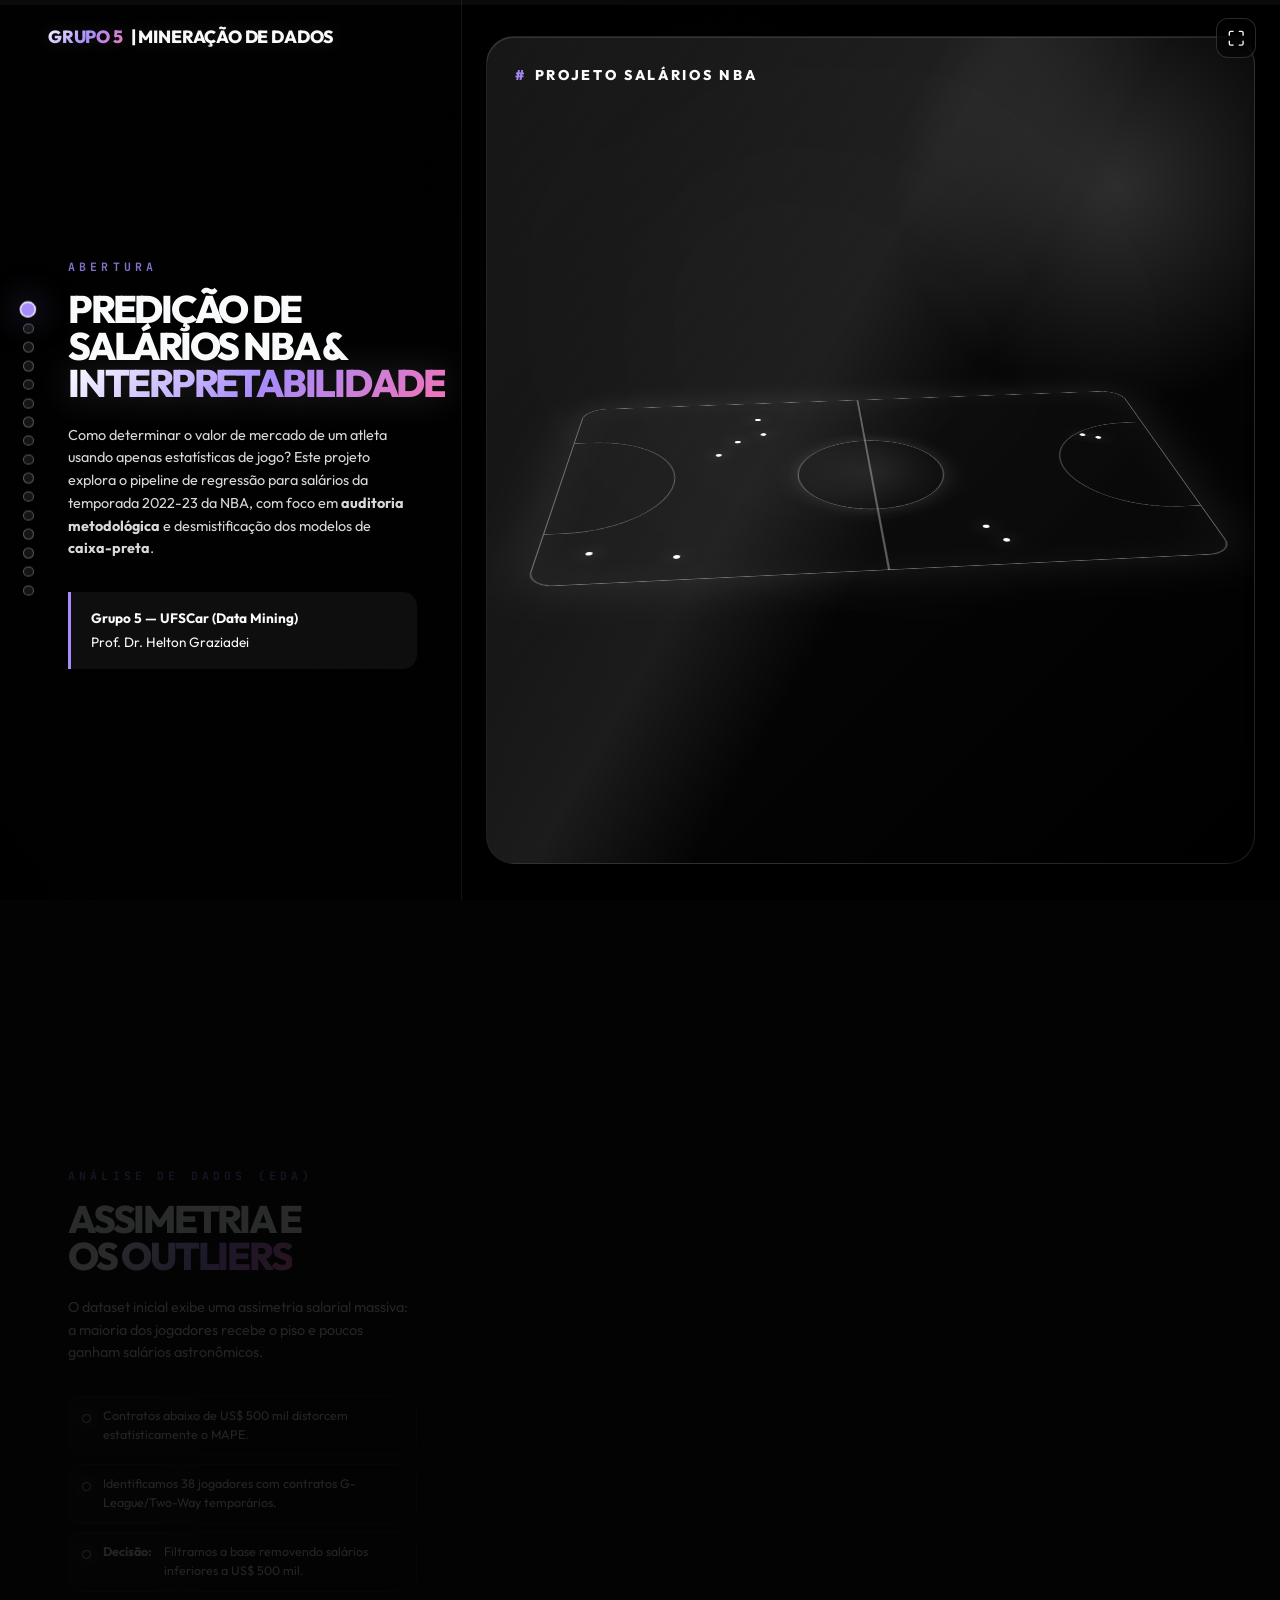
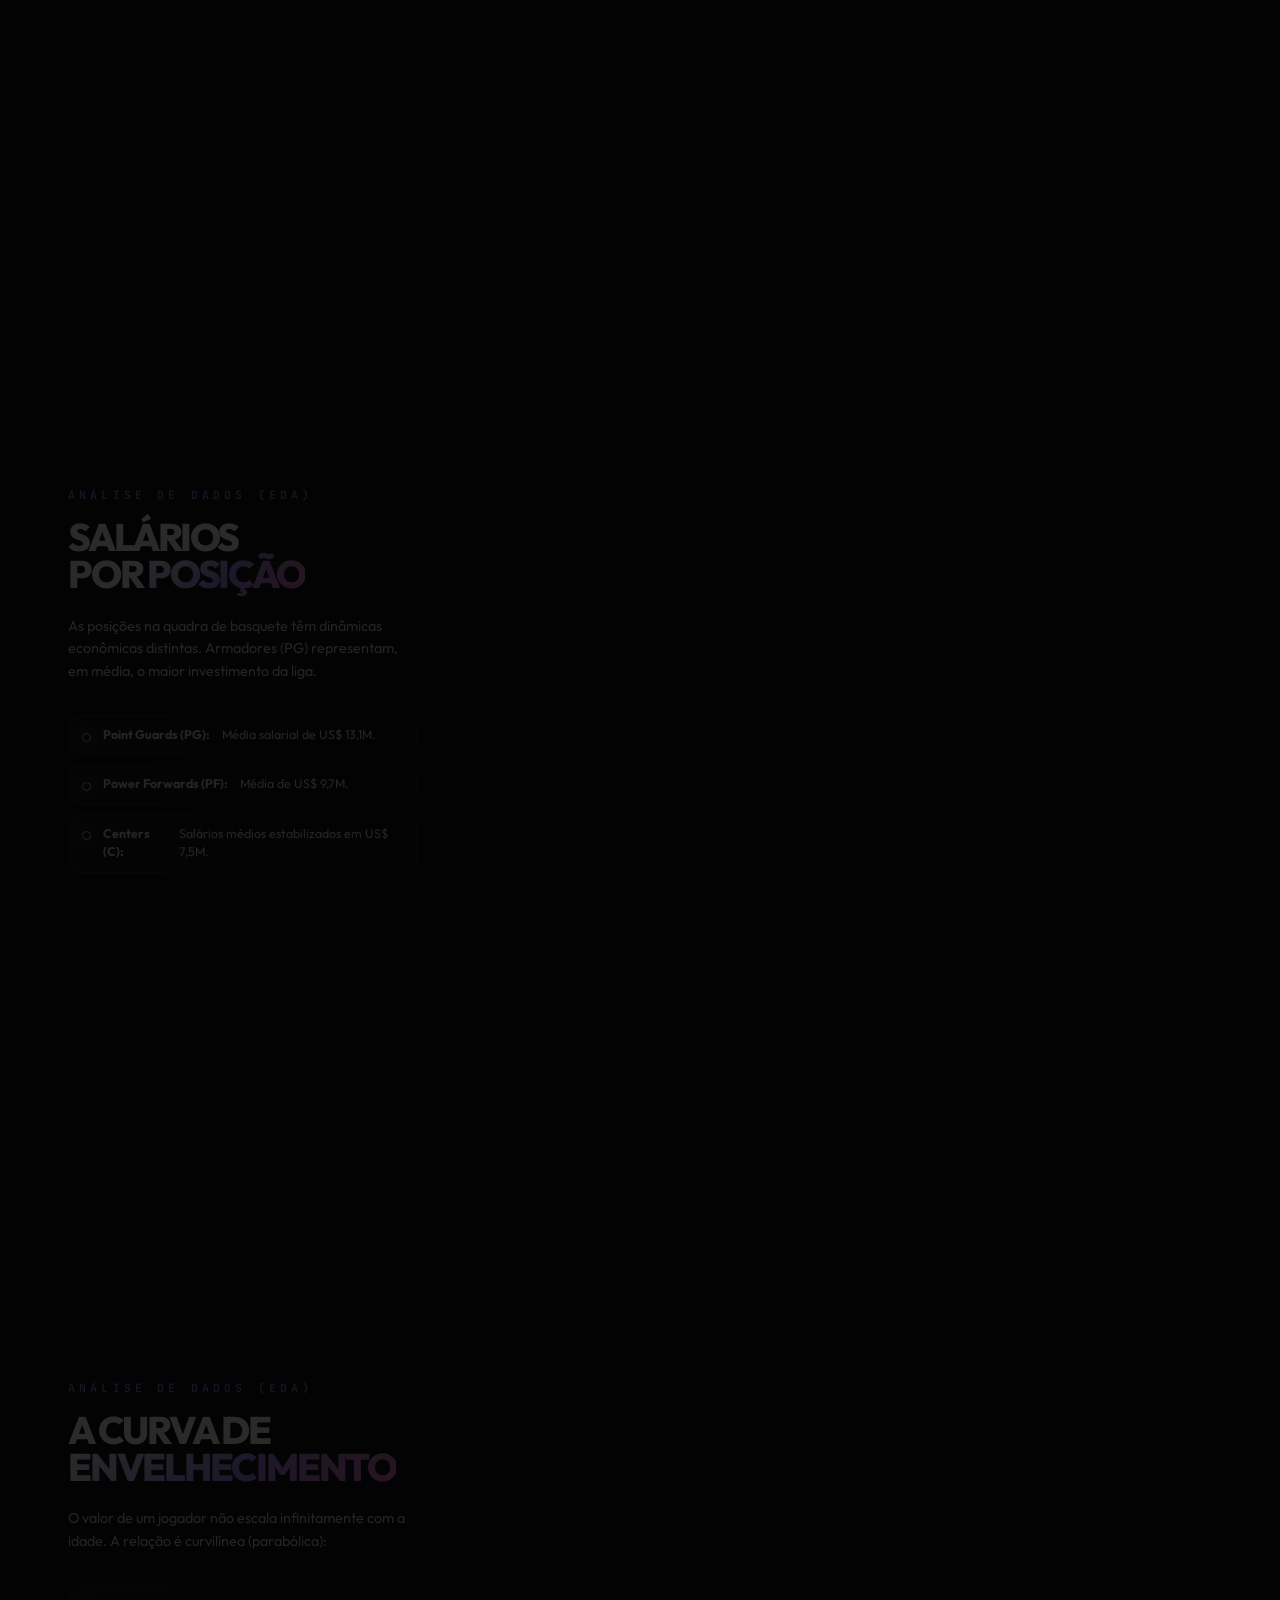
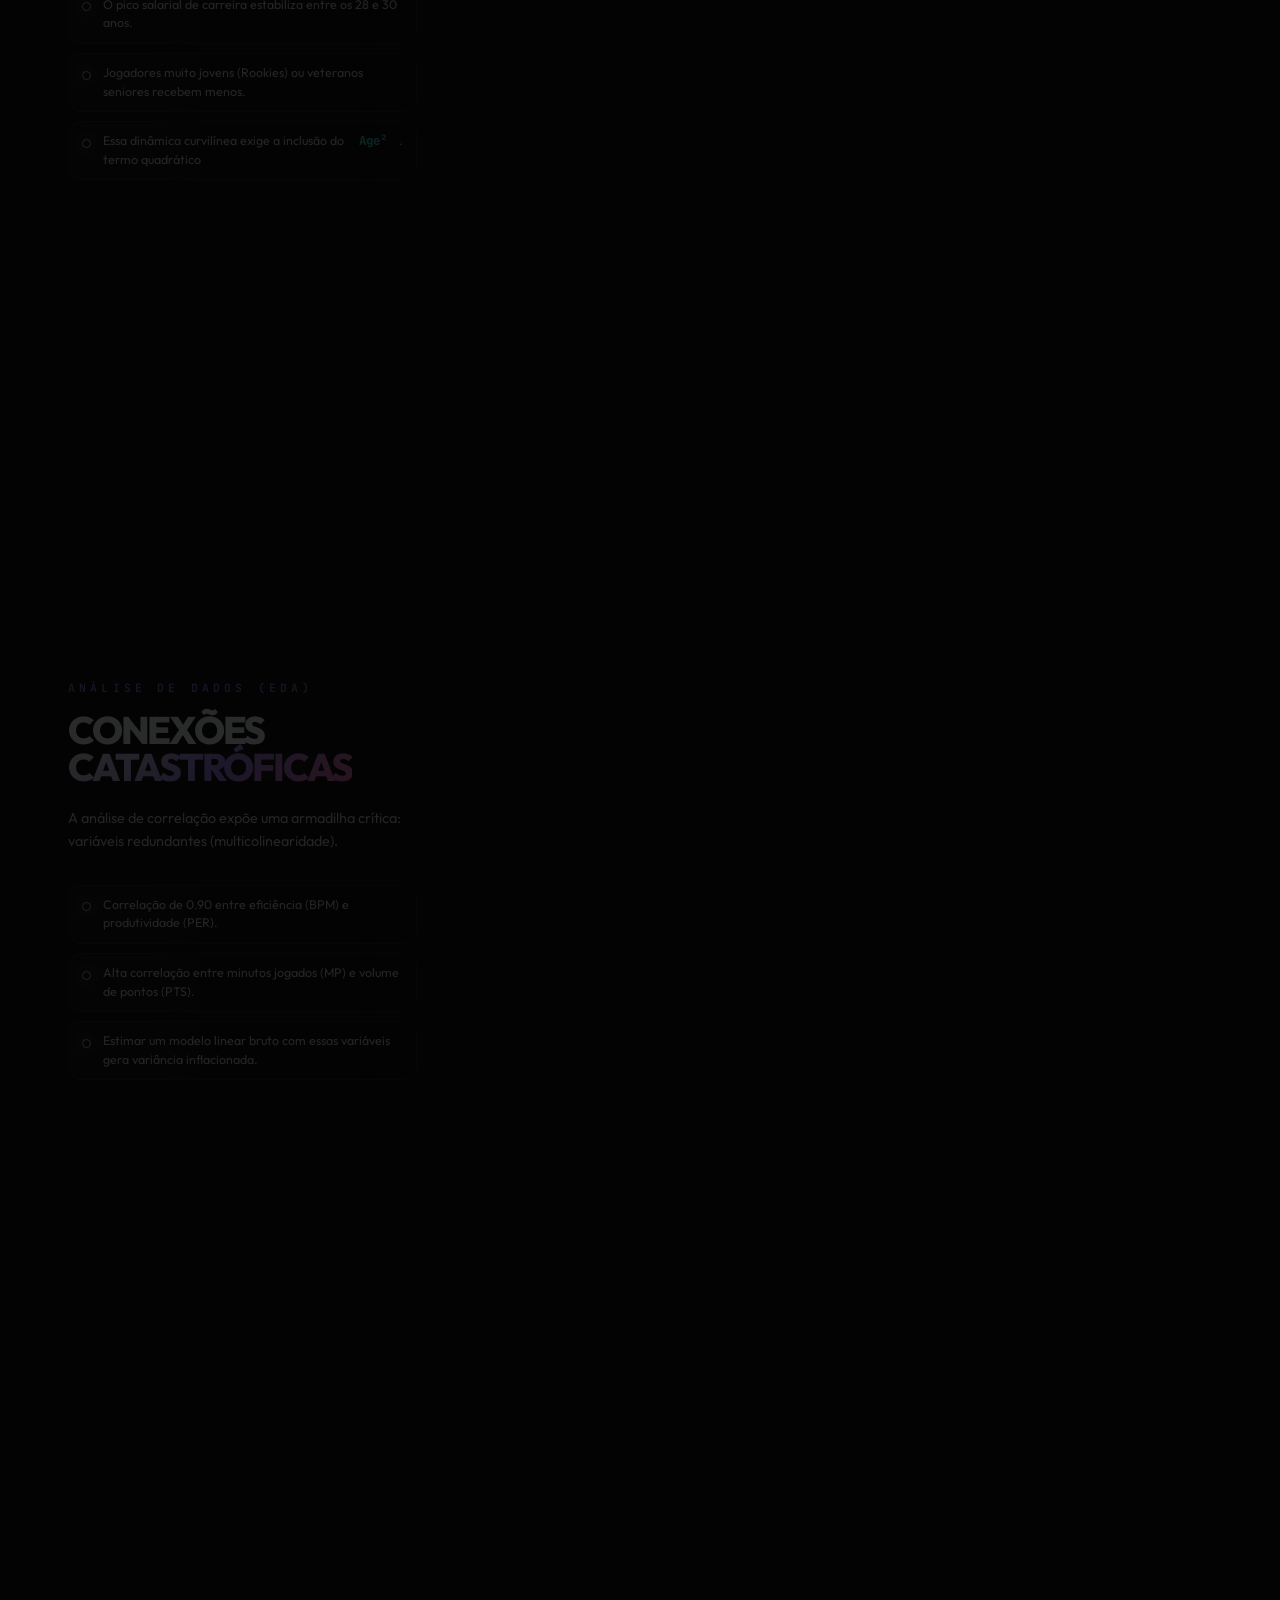
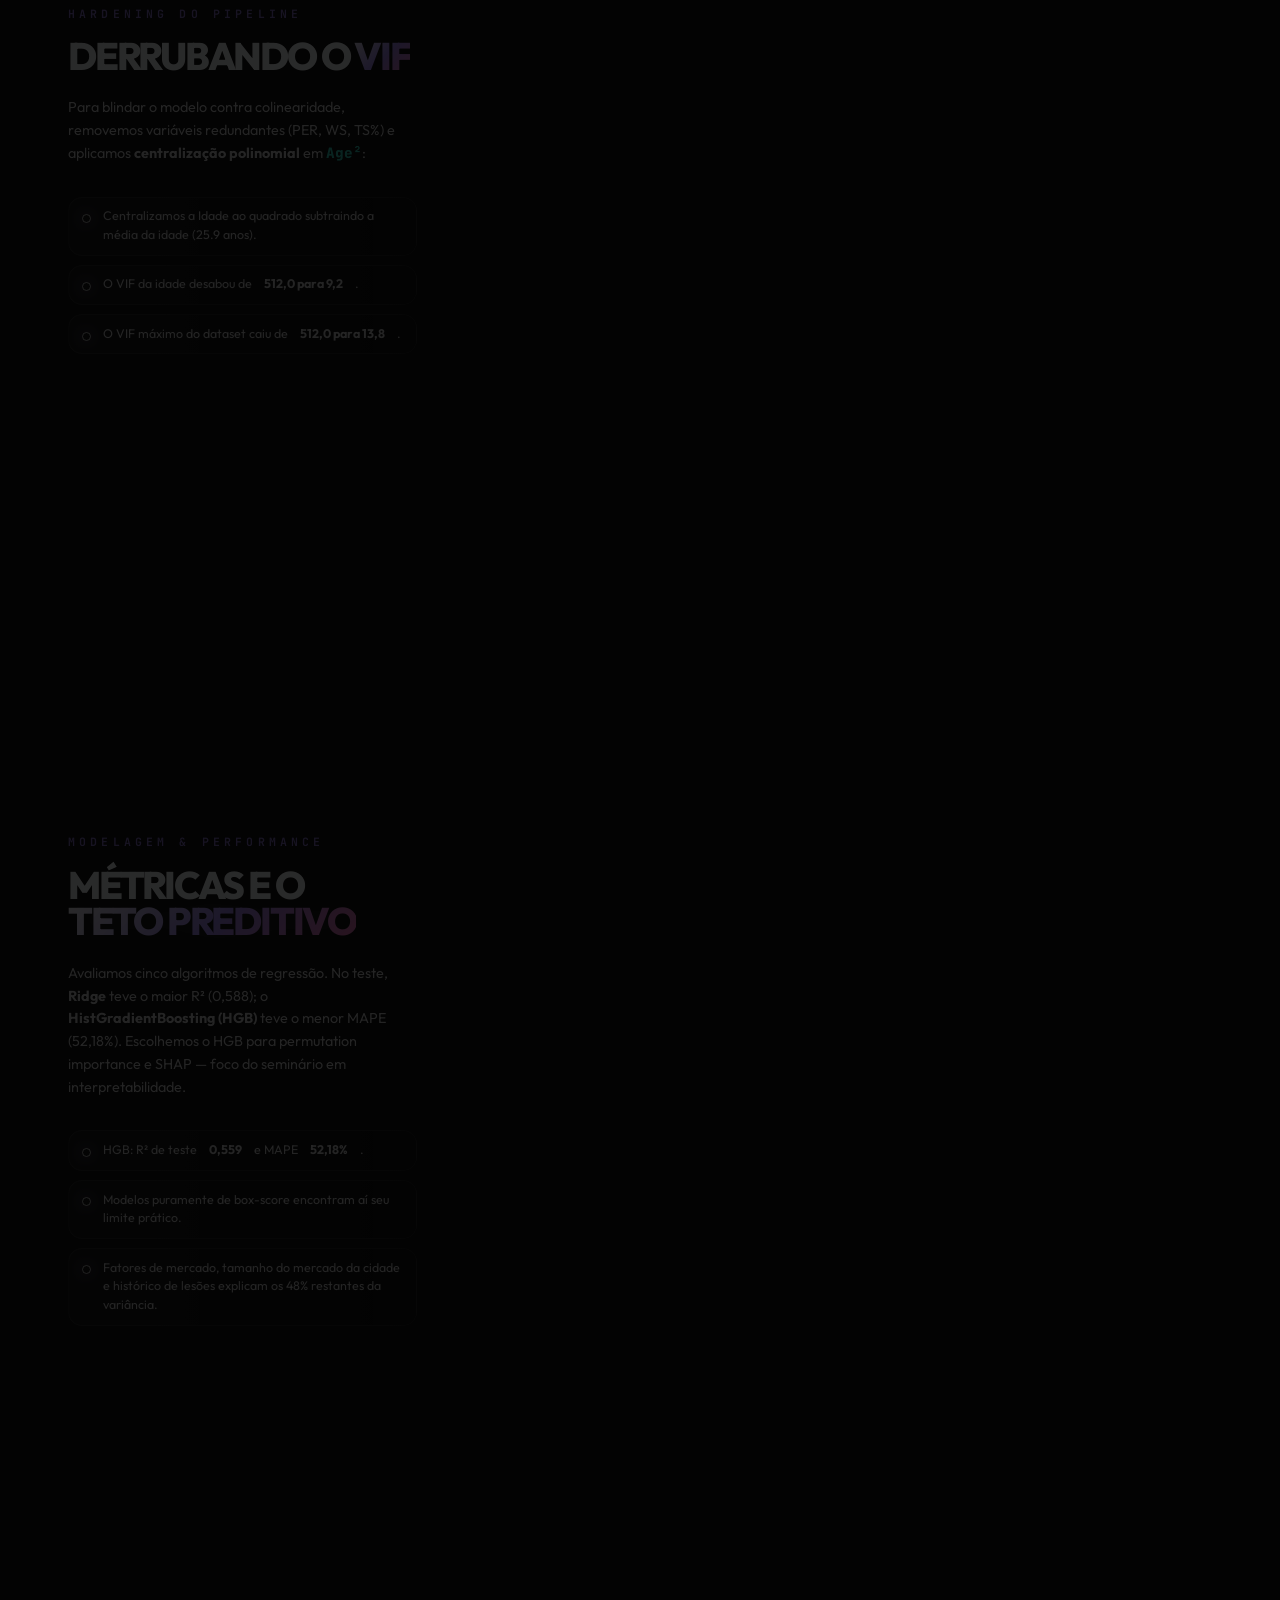
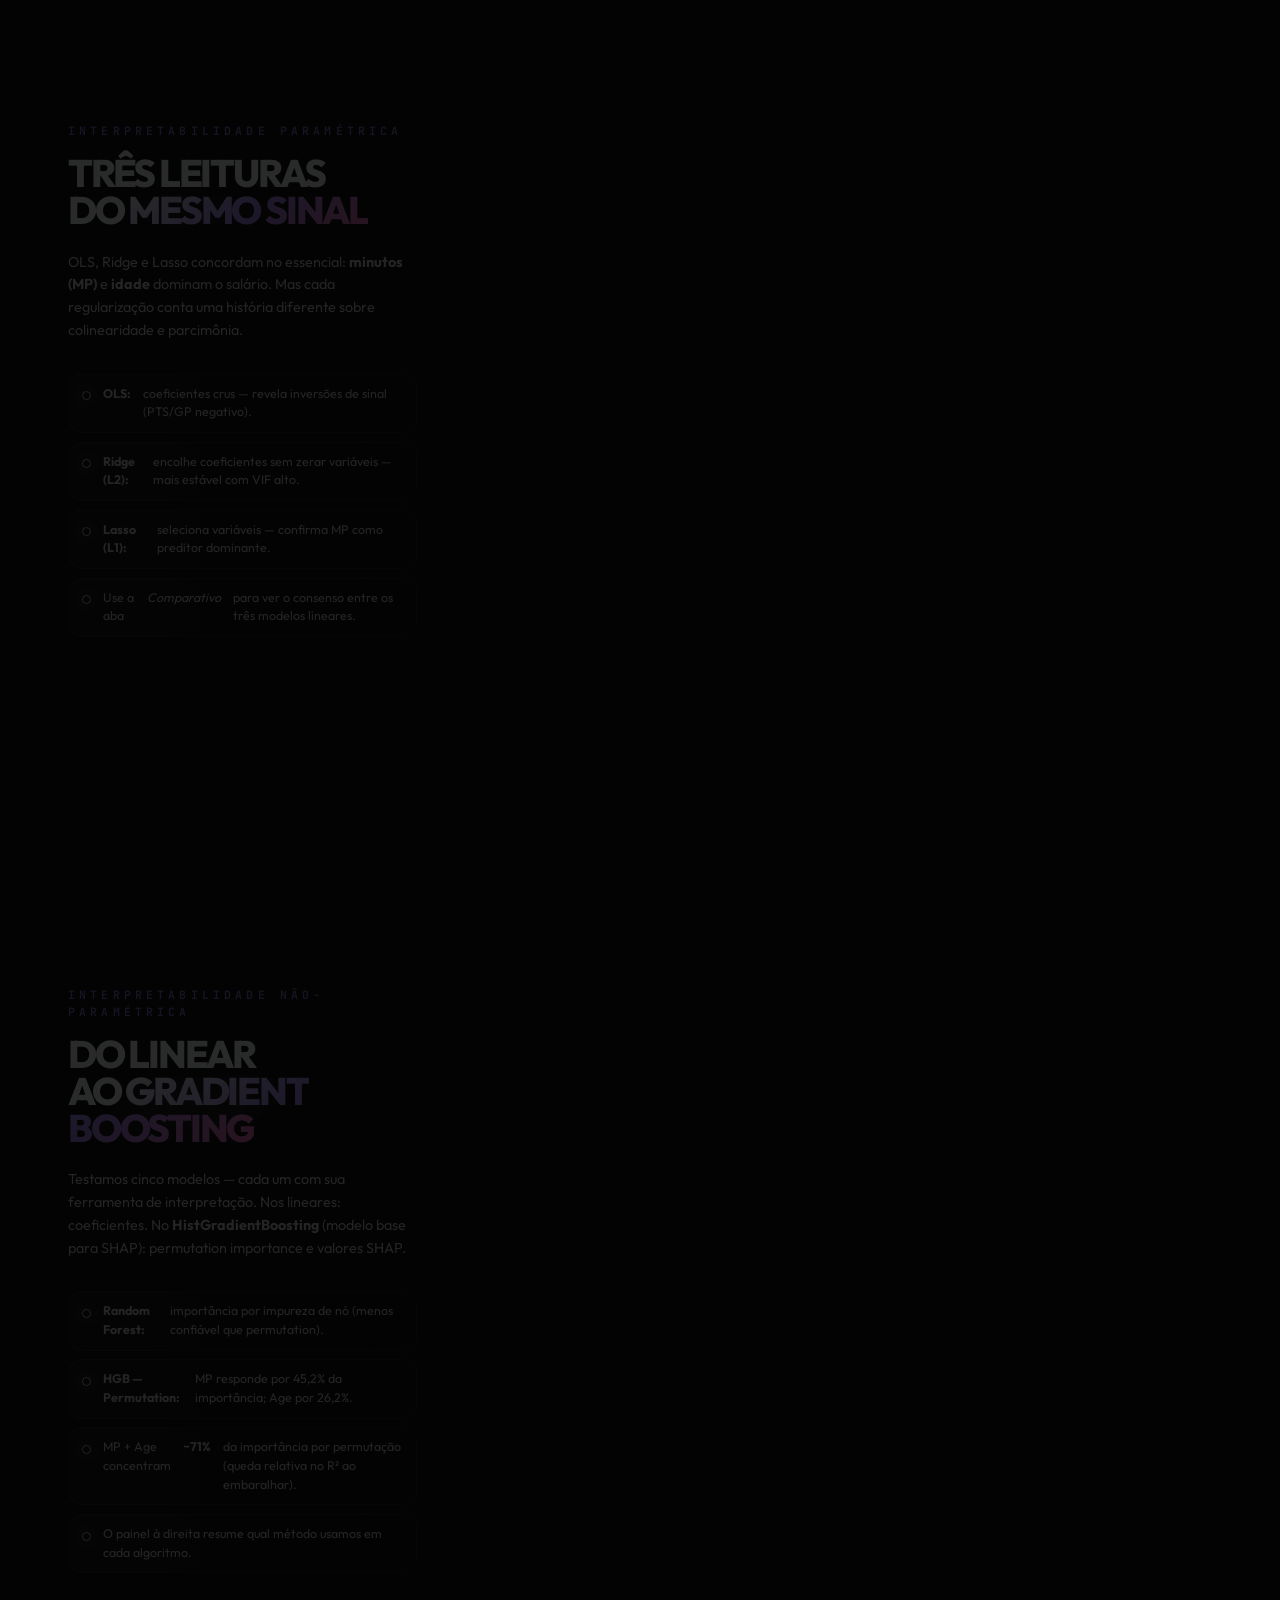
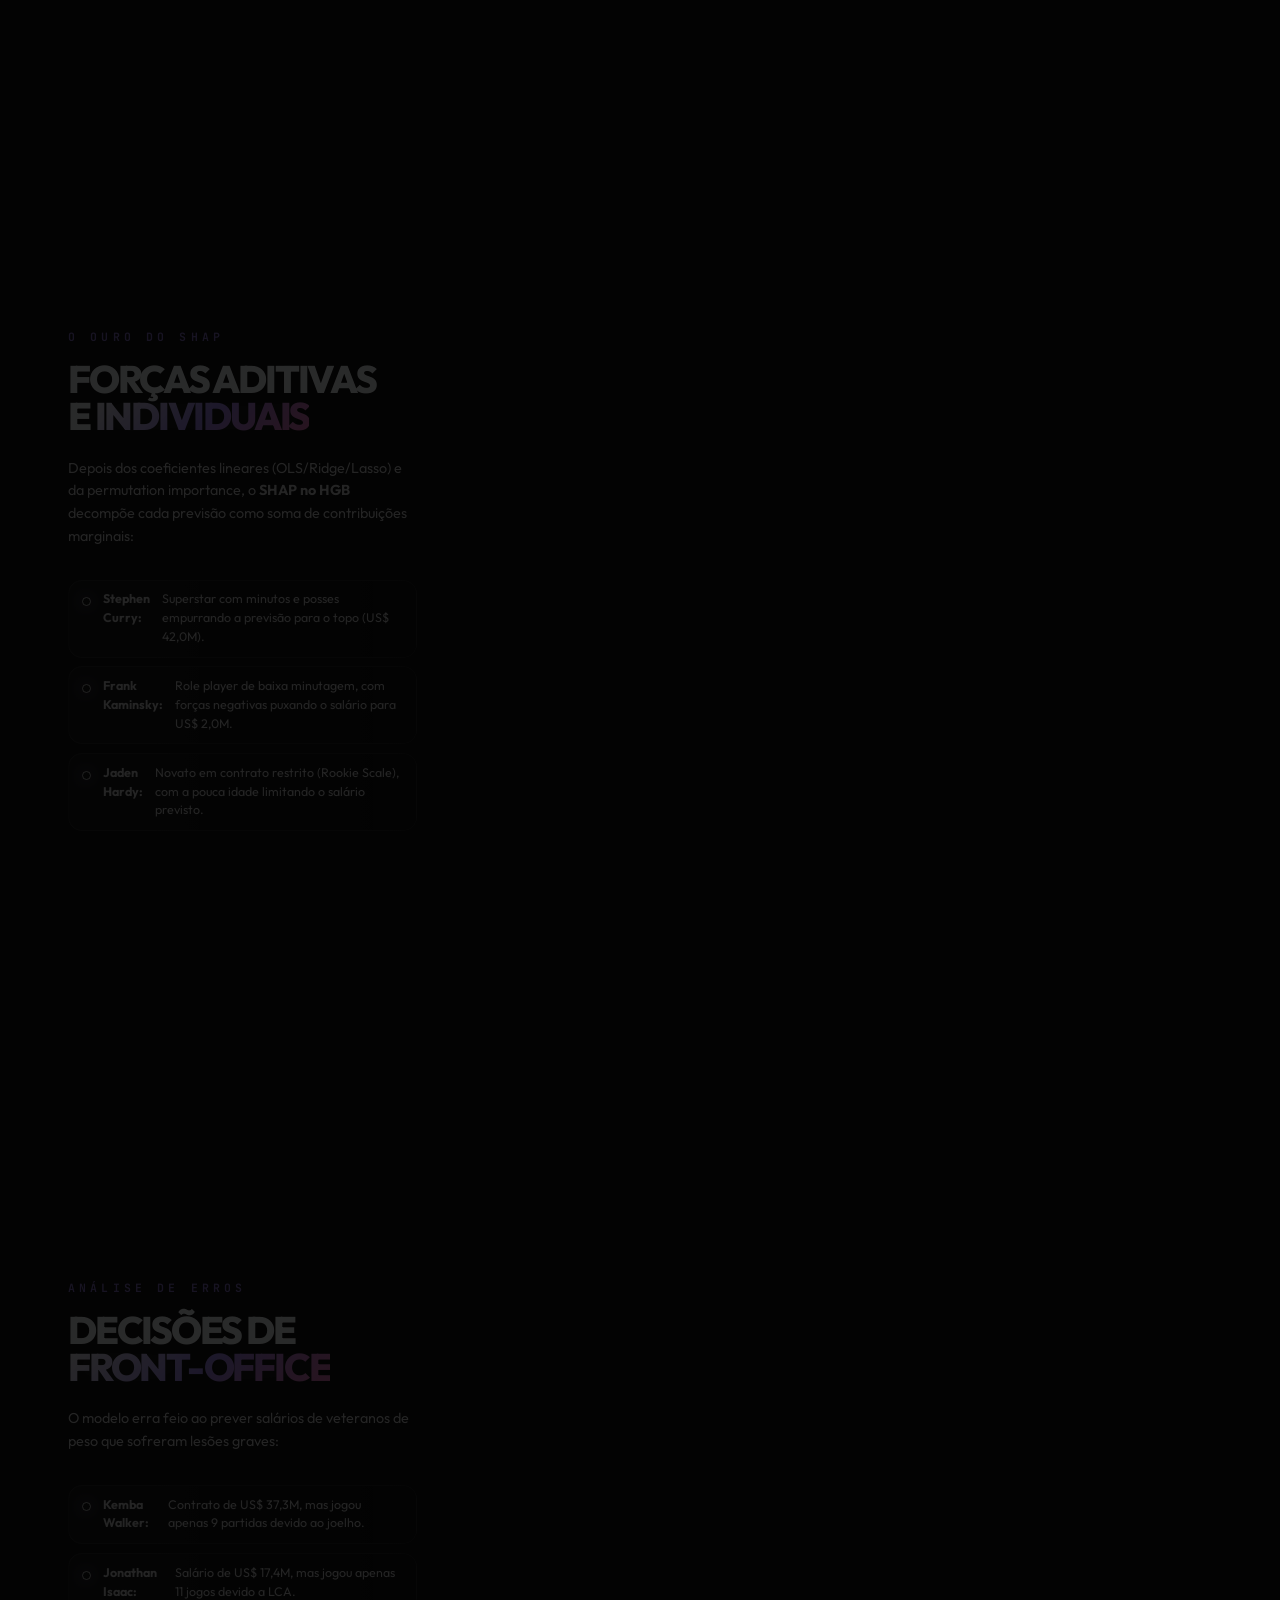
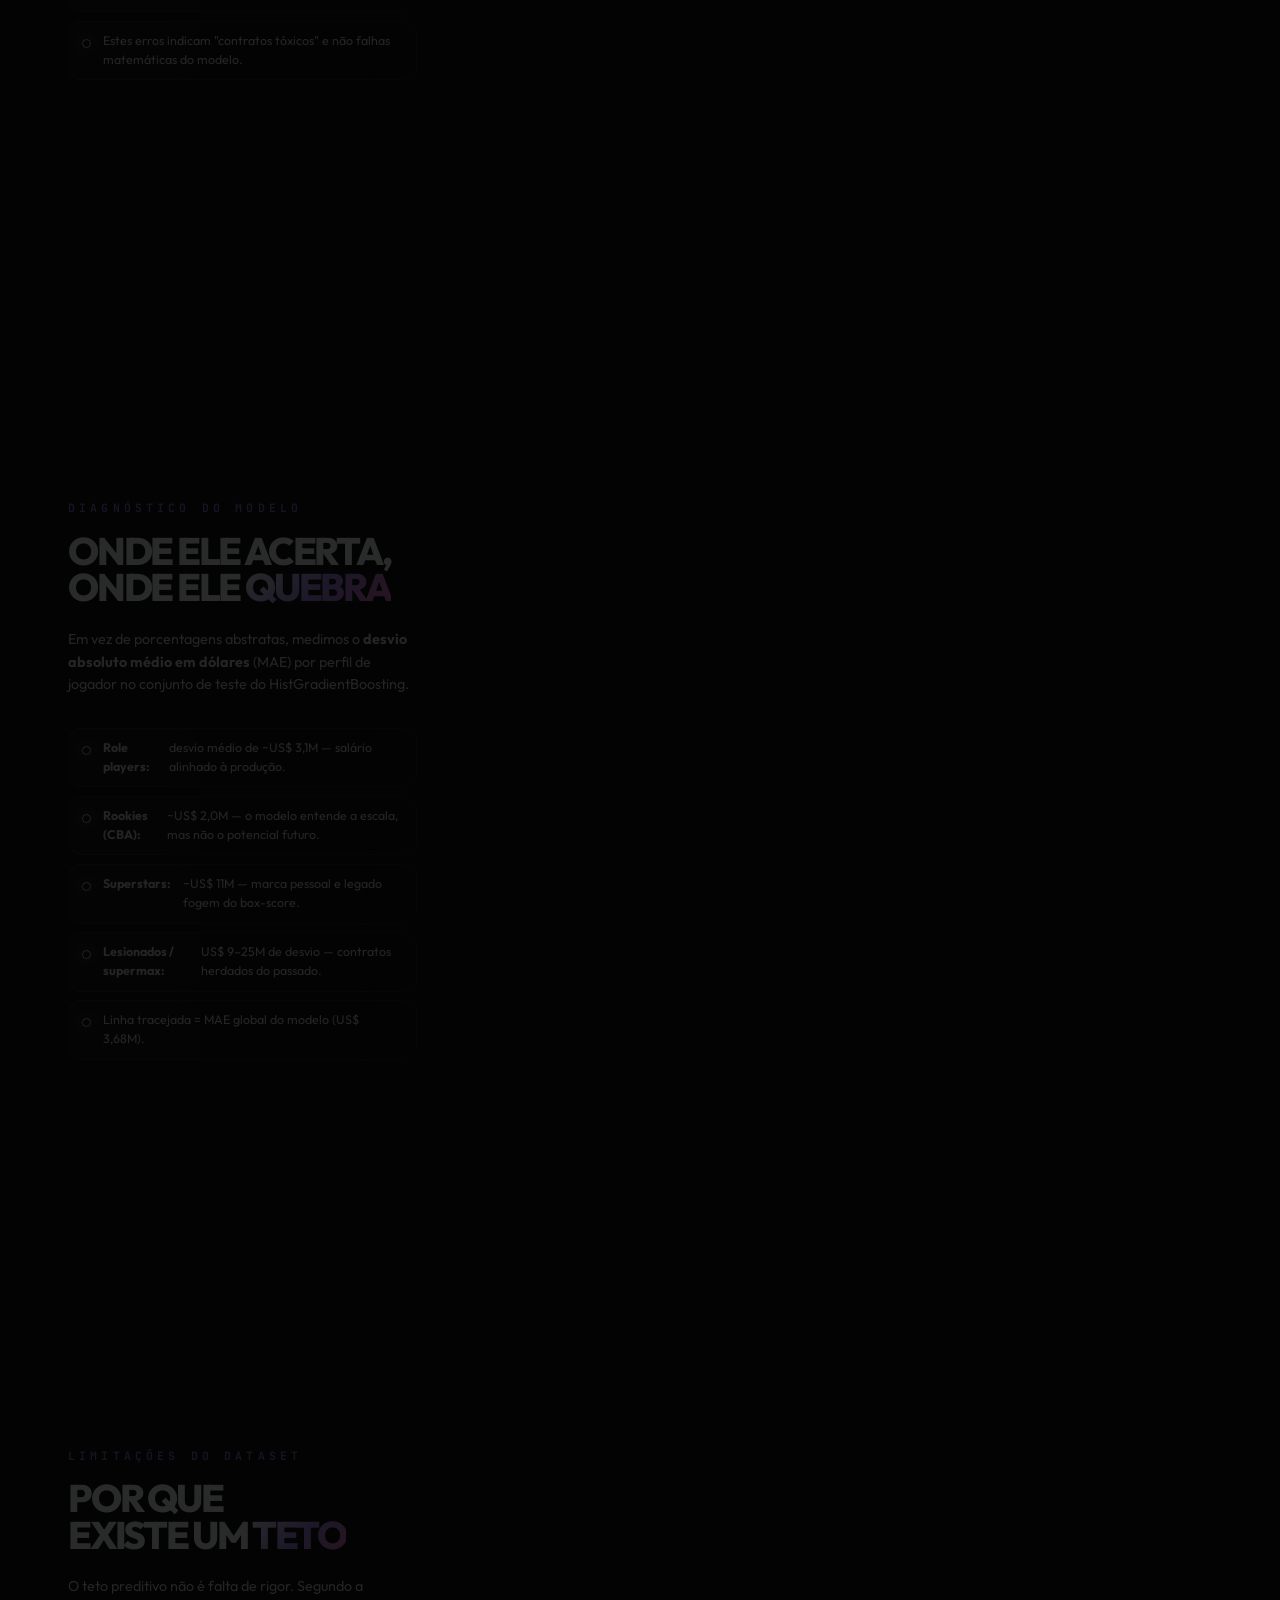
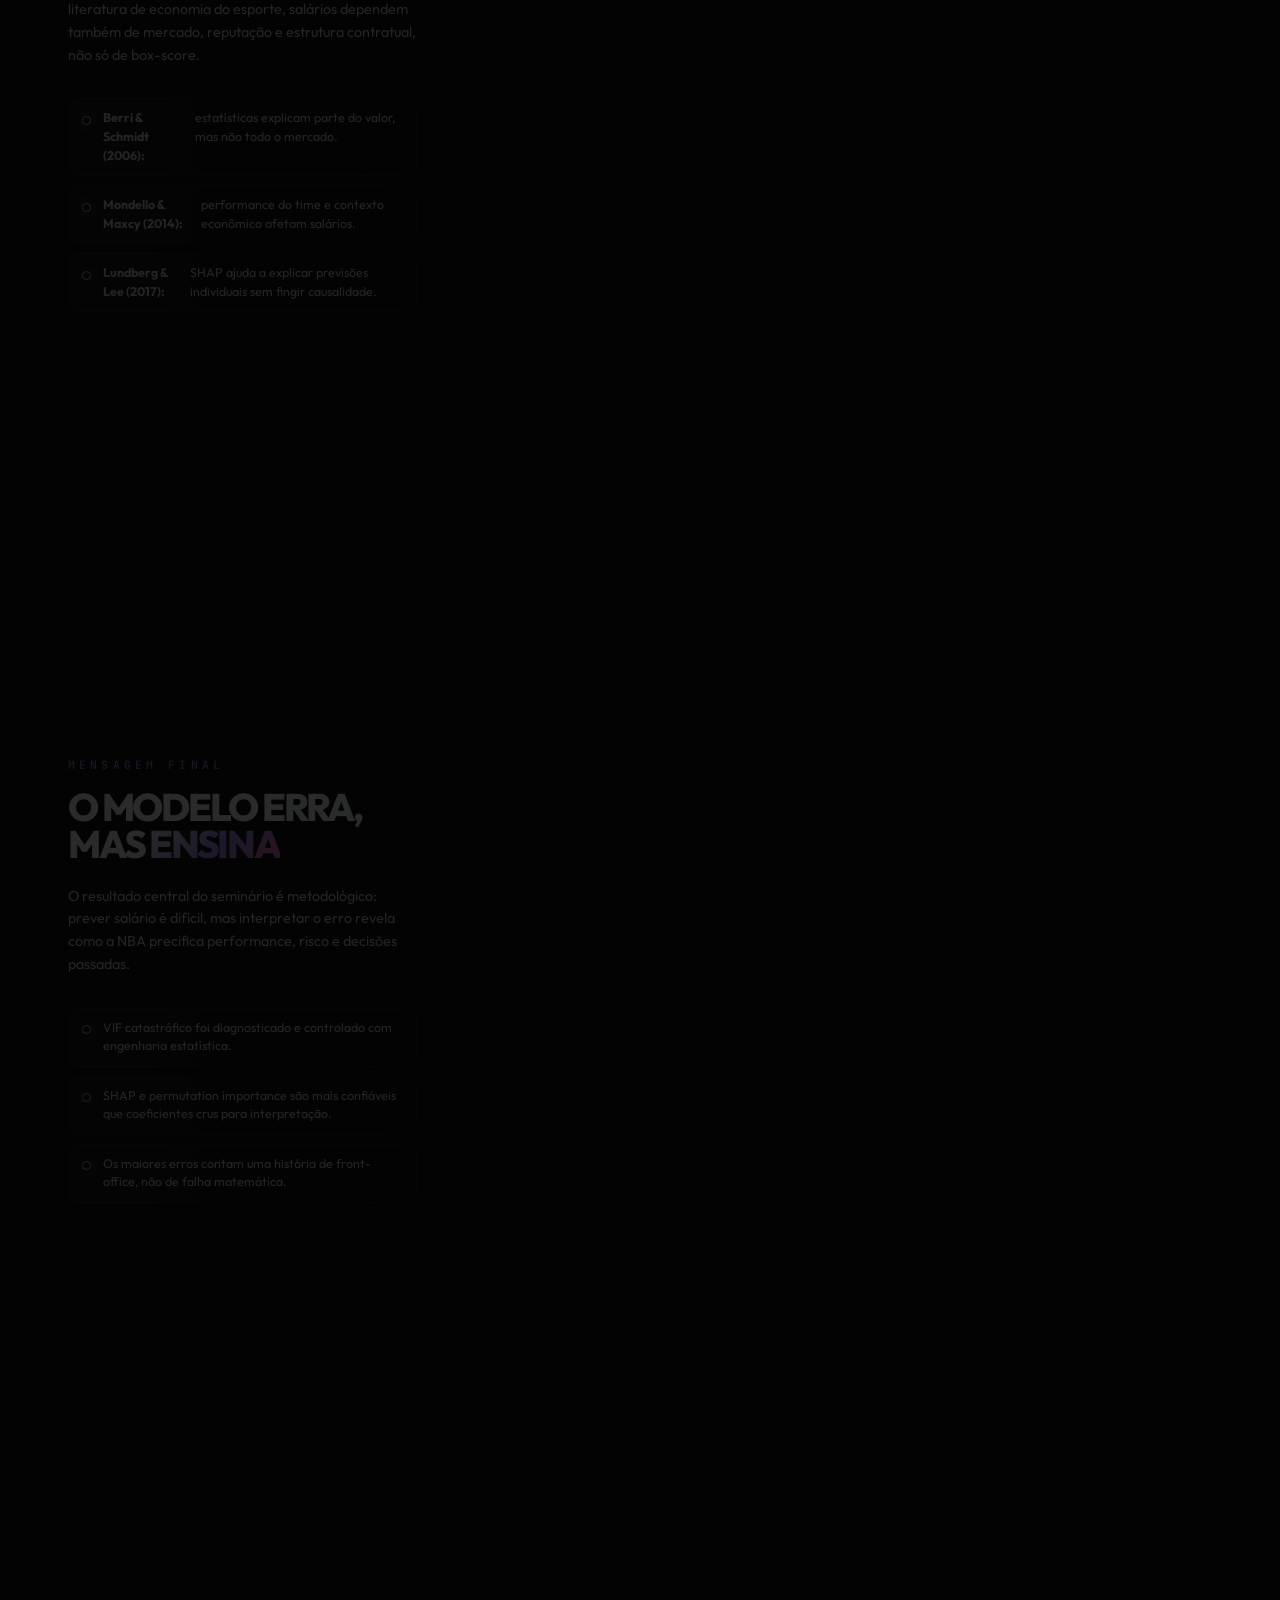
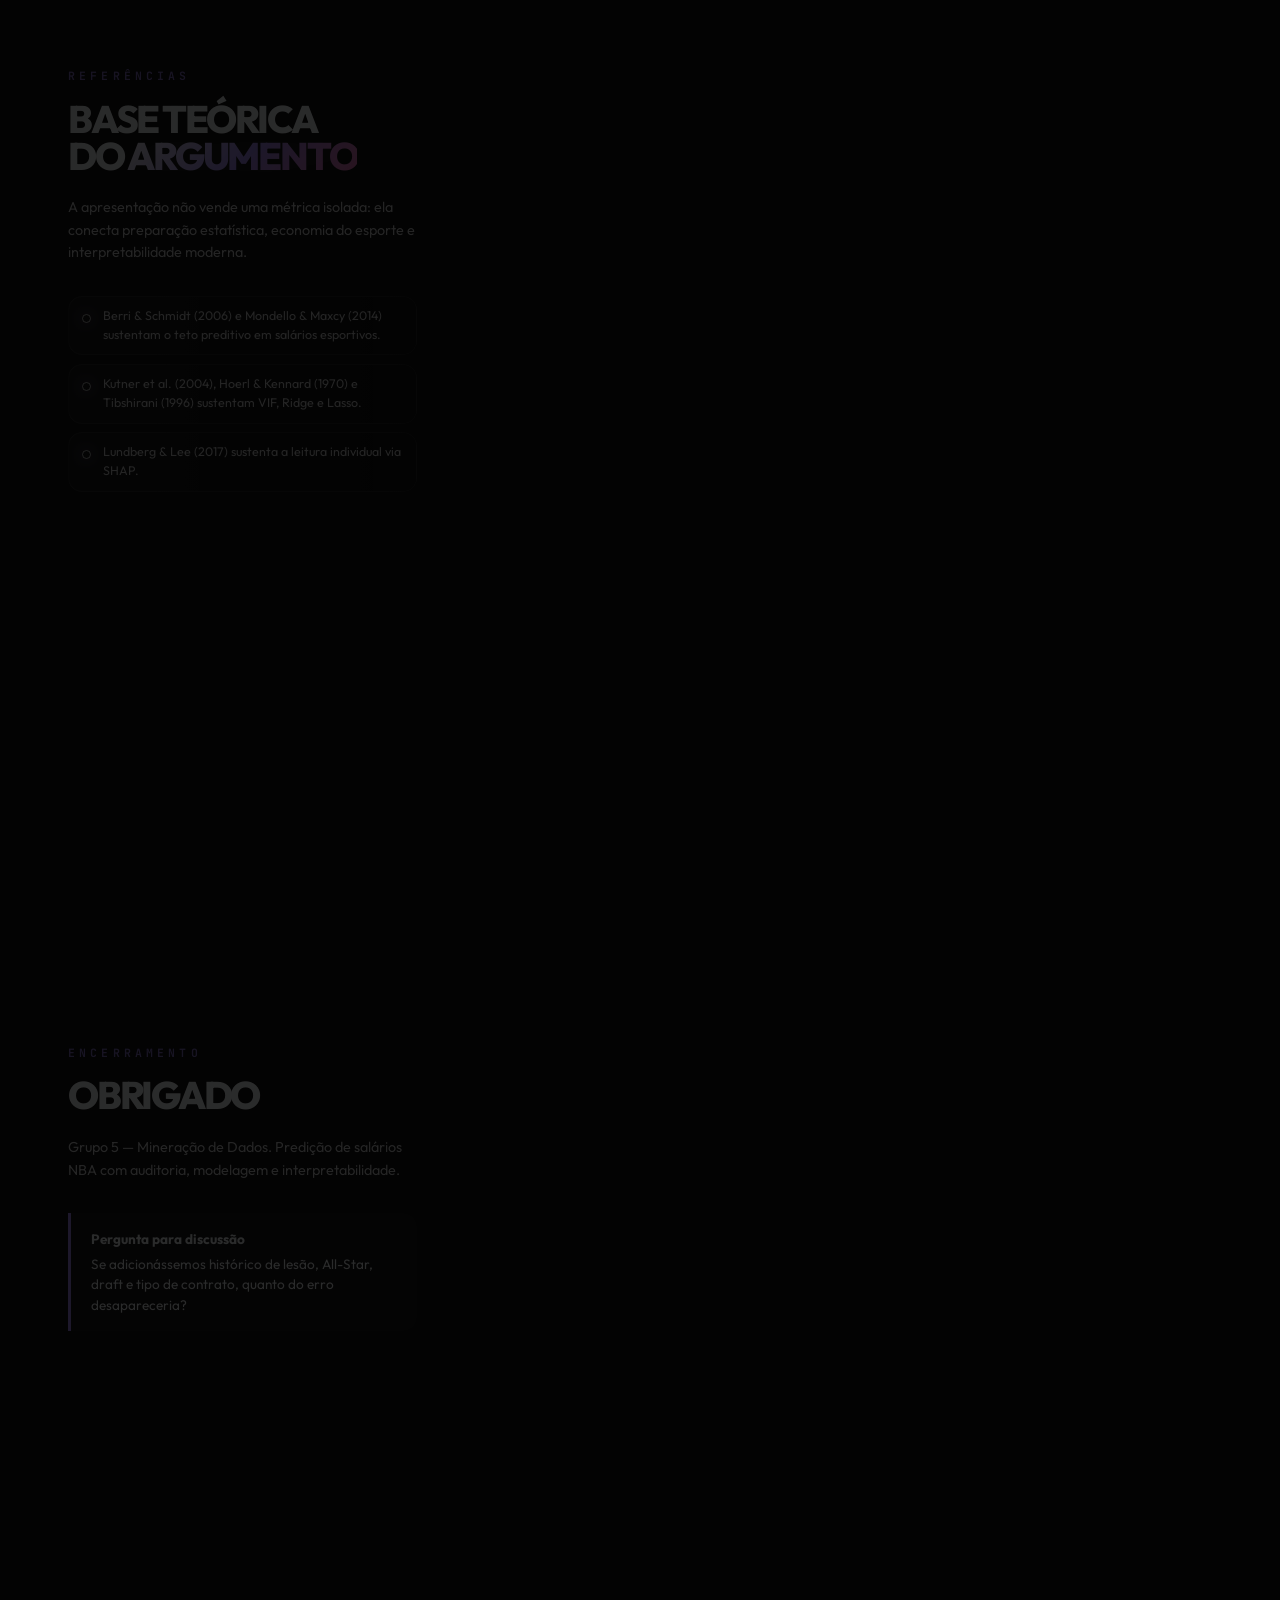
<file: apresentacao/source.html>
<!DOCTYPE html>
<html lang="pt-BR">
<head>
    <meta charset="UTF-8">
    <meta name="viewport" content="width=device-width, initial-scale=1.0">
    <title>Interpretabilidade de Modelos: Regressão NBA — Grupo 5</title>
    <link rel="stylesheet" href="css/base.css">
    <link rel="stylesheet" href="css/slides.css">
    <link rel="stylesheet" href="css/animations.css">
</head>
<body>

    <!-- Cinematic background video loop -->
    <div class="bg-video-container">
        <video autoplay loop muted playsinline id="bgVideo">
            <source src="assets/grok-video-39b77359-8f5b-4680-a080-ce5c86bd859f.mp4" type="video/mp4">
        </video>
        <div class="bg-video-fallback-gradient"></div>
        <div class="bg-video-vignette"></div>
        <div class="bg-video-grain"></div>
    </div>

    <!-- Progress Tracker -->
    <div class="nav-header">
        <div class="nav-progress" id="progressBar"></div>
    </div>

    <!-- Fixed Header Branding -->
    <div class="fixed-logo">
        <span>GRUPO 5</span> | Mineração de Dados
    </div>

    <button type="button" class="fullscreen-btn" id="fullscreenBtn" aria-label="Entrar em tela cheia" title="Tela cheia">
        <svg class="fullscreen-icon fullscreen-icon-enter" viewBox="0 0 24 24" aria-hidden="true">
            <path d="M8 3H5a2 2 0 0 0-2 2v3m18 0V5a2 2 0 0 0-2-2h-3m0 18h3a2 2 0 0 0 2-2v-3M3 16v3a2 2 0 0 0 2 2h3" fill="none" stroke="currentColor" stroke-width="1.75" stroke-linecap="round" stroke-linejoin="round"/>
        </svg>
        <svg class="fullscreen-icon fullscreen-icon-exit" viewBox="0 0 24 24" aria-hidden="true">
            <path d="M4 14h6m0 0v6m0-6L3 21M20 10h-6m0 0V4m0 6l7-7M14 4h6m-6 0v6M4 20v-6m0 6h6" fill="none" stroke="currentColor" stroke-width="1.75" stroke-linecap="round" stroke-linejoin="round"/>
        </svg>
    </button>

    <!-- Scroll Chapter Navigator -->
    <nav class="scroll-rail" id="scrollRail" aria-label="Navegação da apresentação"></nav>

    <!-- Scrollytelling Wrapper -->
    <div class="scrolly-wrapper">
        
        <!-- Left Narrative Column (Scrolls) -->
        <div class="narrative-col" id="narrativeCol">
            
            <!-- Step 0: Arena Cover -->
            <section class="step active" data-step="0">
                <div class="step-label">Abertura</div>
                <h1 class="step-title">Predição de Salários NBA & <span>Interpretabilidade</span></h1>
                <p class="step-desc">
                    Como determinar o valor de mercado de um atleta usando apenas estatísticas de jogo? 
                    Este projeto explora o pipeline de regressão para salários da temporada 2022-23 da NBA, com foco em <strong>auditoria metodológica</strong> e desmistificação dos modelos de <strong>caixa-preta</strong>.
                </p>
                <div class="narrative-alert purple">
                    <div class="alert-title">Grupo 5 — UFSCar (Data Mining)</div>
                    Prof. Dr. Helton Graziadei
                </div>
            </section>

            <!-- Step 1: EDA — Distribuição Salarial e Outliers -->
            <section class="step" data-step="1">
                <div class="step-label">Análise de Dados (EDA)</div>
                <h2 class="step-title">Assimetria e os <span>Outliers</span></h2>
                <p class="step-desc">
                    O dataset inicial exibe uma assimetria salarial massiva: a maioria dos jogadores recebe o piso e poucos ganham salários astronômicos.
                </p>
                <ul class="step-list">
                    <li>Contratos abaixo de US$ 500 mil distorcem estatisticamente o MAPE.</li>
                    <li>Identificamos 38 jogadores com contratos G-League/Two-Way temporários.</li>
                    <li><strong>Decisão:</strong> Filtramos a base removendo salários inferiores a US$ 500 mil.</li>
                </ul>
            </section>

            <!-- Step 2: EDA — Salário por Posição -->
            <section class="step" data-step="2">
                <div class="step-label">Análise de Dados (EDA)</div>
                <h2 class="step-title">Salários por <span>Posição</span></h2>
                <p class="step-desc">
                    As posições na quadra de basquete têm dinâmicas econômicas distintas. Armadores (PG) representam, em média, o maior investimento da liga.
                </p>
                <ul class="step-list">
                    <li><strong>Point Guards (PG):</strong> Média salarial de US$ 13,1M.</li>
                    <li><strong>Power Forwards (PF):</strong> Média de US$ 9,7M.</li>
                    <li><strong>Centers (C):</strong> Salários médios estabilizados em US$ 7,5M.</li>
                </ul>
            </section>

            <!-- Step 3: EDA — Salário vs Idade (Parábola) -->
            <section class="step" data-step="3">
                <div class="step-label">Análise de Dados (EDA)</div>
                <h2 class="step-title">A Curva de <span>Envelhecimento</span></h2>
                <p class="step-desc">
                    O valor de um jogador não escala infinitamente com a idade. A relação é curvilínea (parabólica):
                </p>
                <ul class="step-list">
                    <li>O pico salarial de carreira estabiliza entre os 28 e 30 anos.</li>
                    <li>Jogadores muito jovens (Rookies) ou veteranos seniores recebem menos.</li>
                    <li>Essa dinâmica curvilínea exige a inclusão do termo quadrático <span class="math-token">Age²</span>.</li>
                </ul>
            </section>

            <!-- Step 4: EDA — Matriz de Correlação -->
            <section class="step" data-step="4">
                <div class="step-label">Análise de Dados (EDA)</div>
                <h2 class="step-title">Conexões <span>Catastróficas</span></h2>
                <p class="step-desc">
                    A análise de correlação expõe uma armadilha crítica: variáveis redundantes (multicolinearidade).
                </p>
                <ul class="step-list">
                    <li>Correlação de 0.90 entre eficiência (BPM) e produtividade (PER).</li>
                    <li>Alta correlação entre minutos jogados (MP) e volume de pontos (PTS).</li>
                    <li>Estimar um modelo linear bruto com essas variáveis gera variância inflacionada.</li>
                </ul>
            </section>

            <!-- Step 5: Hardening — VIF & Centering -->
            <section class="step" data-step="5">
                <div class="step-label">Hardening do Pipeline</div>
                <h2 class="step-title">Derrubando o <span>VIF</span></h2>
                <p class="step-desc">
                    Para blindar o modelo contra colinearidade, removemos variáveis redundantes (PER, WS, TS%) e aplicamos <strong>centralização polinomial</strong> em <span class="math-token">Age²</span>:
                </p>
                <ul class="step-list">
                    <li>Centralizamos a Idade ao quadrado subtraindo a média da idade (25.9 anos).</li>
                    <li>O VIF da idade desabou de <strong>512,0 para 9,2</strong>.</li>
                    <li>O VIF máximo do dataset caiu de <strong>512,0 para 13,8</strong>.</li>
                </ul>
            </section>

            <!-- Step 6: Modelos & Resultados -->
            <section class="step" data-step="6">
                <div class="step-label">Modelagem & Performance</div>
                <h2 class="step-title">Métricas e o <span>Teto Preditivo</span></h2>
                <p class="step-desc">
                    Avaliamos cinco algoritmos de regressão. No teste, <strong>Ridge</strong> teve o maior R² (0,588); o <strong>HistGradientBoosting (HGB)</strong> teve o menor MAPE (52,18%). Escolhemos o HGB para permutation importance e SHAP — foco do seminário em interpretabilidade.
                </p>
                <ul class="step-list">
                    <li>HGB: R² de teste <strong>0,559</strong> e MAPE <strong>52,18%</strong>.</li>
                    <li>Modelos puramente de box-score encontram aí seu limite prático.</li>
                    <li>Fatores de mercado, tamanho do mercado da cidade e histórico de lesões explicam os 48% restantes da variância.</li>
                </ul>
            </section>

            <!-- Step 7: OLS Coefficients -->
            <section class="step" data-step="7">
                <div class="step-label">Interpretabilidade Paramétrica</div>
                <h2 class="step-title">Três Leituras do <span>Mesmo Sinal</span></h2>
                <p class="step-desc">
                    OLS, Ridge e Lasso concordam no essencial: <strong>minutos (MP)</strong> e <strong>idade</strong> dominam o salário. Mas cada regularização conta uma história diferente sobre colinearidade e parcimônia.
                </p>
                <ul class="step-list">
                    <li><strong>OLS:</strong> coeficientes crus — revela inversões de sinal (PTS/GP negativo).</li>
                    <li><strong>Ridge (L2):</strong> encolhe coeficientes sem zerar variáveis — mais estável com VIF alto.</li>
                    <li><strong>Lasso (L1):</strong> seleciona variáveis — confirma MP como preditor dominante.</li>
                    <li>Use a aba <em>Comparativo</em> para ver o consenso entre os três modelos lineares.</li>
                </ul>
            </section>

            <!-- Step 8: Permutation Importance -->
            <section class="step" data-step="8">
                <div class="step-label">Interpretabilidade Não-Paramétrica</div>
                <h2 class="step-title">Do Linear ao <span>Gradient Boosting</span></h2>
                <p class="step-desc">
                    Testamos cinco modelos — cada um com sua ferramenta de interpretação. Nos lineares: coeficientes. No <strong>HistGradientBoosting</strong> (modelo base para SHAP): permutation importance e valores SHAP.
                </p>
                <ul class="step-list">
                    <li><strong>Random Forest:</strong> importância por impureza de nó (menos confiável que permutation).</li>
                    <li><strong>HGB — Permutation:</strong> MP responde por 45,2% da importância; Age por 26,2%.</li>
                    <li>MP + Age concentram <strong>~71%</strong> da importância por permutação (queda relativa no R² ao embaralhar).</li>
                    <li>O painel à direita resume qual método usamos em cada algoritmo.</li>
                </ul>
            </section>

            <!-- Step 9: SHAP -->
            <section class="step" data-step="9">
                <div class="step-label">O Ouro do SHAP</div>
                <h2 class="step-title">Forças Aditivas e <span>Individuais</span></h2>
                <p class="step-desc">
                    Depois dos coeficientes lineares (OLS/Ridge/Lasso) e da permutation importance, o <strong>SHAP no HGB</strong> decompõe cada previsão como soma de contribuições marginais:
                </p>
                <ul class="step-list">
                    <li><strong>Stephen Curry:</strong> Superstar com minutos e posses empurrando a previsão para o topo (US$ 42,0M).</li>
                    <li><strong>Frank Kaminsky:</strong> Role player de baixa minutagem, com forças negativas puxando o salário para US$ 2,0M.</li>
                    <li><strong>Jaden Hardy:</strong> Novato em contrato restrito (Rookie Scale), com a pouca idade limitando o salário previsto.</li>
                </ul>
            </section>

            <!-- Step 10: Maiores Erros -->
            <section class="step" data-step="10">
                <div class="step-label">Análise de Erros</div>
                <h2 class="step-title">Decisões de <span>Front-Office</span></h2>
                <p class="step-desc">
                    O modelo erra feio ao prever salários de veteranos de peso que sofreram lesões graves:
                </p>
                <ul class="step-list">
                    <li><strong>Kemba Walker:</strong> Contrato de US$ 37,3M, mas jogou apenas 9 partidas devido ao joelho.</li>
                    <li><strong>Jonathan Isaac:</strong> Salário de US$ 17,4M, mas jogou apenas 11 jogos devido a LCA.</li>
                    <li>Estes erros indicam "contratos tóxicos" e não falhas matemáticas do modelo.</li>
                </ul>
            </section>

            <!-- Step 11: Onde Acerta e Onde Erra -->
            <section class="step" data-step="11">
                <div class="step-label">Diagnóstico do Modelo</div>
                <h2 class="step-title">Onde Ele Acerta, Onde Ele <span>Quebra</span></h2>
                <p class="step-desc">
                    Em vez de porcentagens abstratas, medimos o <strong>desvio absoluto médio em dólares</strong> (MAE) por perfil de jogador no conjunto de teste do HistGradientBoosting.
                </p>
                <ul class="step-list">
                    <li><strong>Role players:</strong> desvio médio de ~US$ 3,1M — salário alinhado à produção.</li>
                    <li><strong>Rookies (CBA):</strong> ~US$ 2,0M — o modelo entende a escala, mas não o potencial futuro.</li>
                    <li><strong>Superstars:</strong> ~US$ 11M — marca pessoal e legado fogem do box-score.</li>
                    <li><strong>Lesionados / supermax:</strong> US$ 9–25M de desvio — contratos herdados do passado.</li>
                    <li>Linha tracejada = MAE global do modelo (US$ 3,68M).</li>
                </ul>
            </section>

            <!-- Step 12: Limitações -->
            <section class="step" data-step="12">
                <div class="step-label">Limitações do Dataset</div>
                <h2 class="step-title">Por que Existe um <span>Teto</span></h2>
                <p class="step-desc">
                    O teto preditivo não é falta de rigor. Segundo a literatura de economia do esporte, salários dependem também de mercado, reputação e estrutura contratual, não só de box-score.
                </p>
                <ul class="step-list">
                    <li><strong>Berri & Schmidt (2006):</strong> estatísticas explicam parte do valor, mas não todo o mercado.</li>
                    <li><strong>Mondello & Maxcy (2014):</strong> performance do time e contexto econômico afetam salários.</li>
                    <li><strong>Lundberg & Lee (2017):</strong> SHAP ajuda a explicar previsões individuais sem fingir causalidade.</li>
                </ul>
            </section>

            <!-- Step 13: Fechamento -->
            <section class="step" data-step="13">
                <div class="step-label">Mensagem Final</div>
                <h2 class="step-title">O Modelo Erra, mas <span>Ensina</span></h2>
                <p class="step-desc">
                    O resultado central do seminário é metodológico: prever salário é difícil, mas interpretar o erro revela como a NBA precifica performance, risco e decisões passadas.
                </p>
                <ul class="step-list">
                    <li>VIF catastrófico foi diagnosticado e controlado com engenharia estatística.</li>
                    <li>SHAP e permutation importance são mais confiáveis que coeficientes crus para interpretação.</li>
                    <li>Os maiores erros contam uma história de front-office, não de falha matemática.</li>
                </ul>
            </section>

            <!-- Step 14: Referências -->
            <section class="step" data-step="14">
                <div class="step-label">Referências</div>
                <h2 class="step-title">Base Teórica do <span>Argumento</span></h2>
                <p class="step-desc">
                    A apresentação não vende uma métrica isolada: ela conecta preparação estatística, economia do esporte e interpretabilidade moderna.
                </p>
                <ul class="step-list">
                    <li>Berri & Schmidt (2006) e Mondello & Maxcy (2014) sustentam o teto preditivo em salários esportivos.</li>
                    <li>Kutner et al. (2004), Hoerl & Kennard (1970) e Tibshirani (1996) sustentam VIF, Ridge e Lasso.</li>
                    <li>Lundberg & Lee (2017) sustenta a leitura individual via SHAP.</li>
                </ul>
            </section>

            <!-- Step 15: Obrigado -->
            <section class="step" data-step="15">
                <div class="step-label">Encerramento</div>
                <h2 class="step-title">Obrigado</h2>
                <p class="step-desc">
                    Grupo 5 — Mineração de Dados. Predição de salários NBA com auditoria, modelagem e interpretabilidade.
                </p>
                <div class="narrative-alert purple">
                    <div class="alert-title">Pergunta para discussão</div>
                    Se adicionássemos histórico de lesão, All-Star, draft e tipo de contrato, quanto do erro desapareceria?
                </div>
            </section>

        </div>

        <!-- Right Sticky Visual Column (Fixed) -->
        <div class="visual-col">
            <div class="visual-container">

                <!-- Panel 0: Cover Visual -->
                <div class="visual-panel active" data-panel="0">
                    <div class="panel-title"><span>#</span> PROJETO SALÁRIOS NBA</div>
                    <div class="cover-visual-wrap">
                        <div class="neon-court">
                            <div class="neon-court-circle"></div>
                            <!-- Particles generated via JS -->
                        </div>
                    </div>
                </div>

                <!-- Panel 1: EDA - Histogram -->
                <div class="visual-panel" data-panel="1">
                    <div class="panel-title"><span>#</span> EDA: ASSIMETRIA E OUTLIERS (467 JOGADORES)</div>
                    <div class="chart-note">Faixas salariais do dataset completo 2022-23. Vermelho = contratos Two-Way/G-League removidos (&lt;US$ 500 mil).</div>
                    <div class="metric-row">
                        <div class="metric-card glass-panel">
                            <div class="num" style="color: var(--accent-purple);">467</div>
                            <div class="lbl">Total Jogadores</div>
                        </div>
                        <div class="metric-card glass-panel">
                            <div class="num" style="color: var(--accent-rose);">-38</div>
                            <div class="lbl">Outliers (&lt;US$ 500 mil)</div>
                        </div>
                        <div class="metric-card glass-panel">
                            <div class="num" style="color: var(--accent-teal);">429</div>
                            <div class="lbl">Base Limpa</div>
                        </div>
                    </div>
                    <div style="flex: 1; position: relative;">
                        <svg class="svg-canvas" id="histogramSvg"></svg>
                    </div>
                </div>

                <!-- Panel 2: EDA - Position Salaries -->
                <div class="visual-panel" data-panel="2">
                    <div class="panel-title"><span>#</span> EDA: MÉDIA SALARIAL POR POSIÇÃO</div>
                    <div style="flex: 1; position: relative;">
                        <svg class="svg-canvas" id="positionSvg"></svg>
                    </div>
                </div>

                <!-- Panel 3: EDA - Age vs Salary Scatter -->
                <div class="visual-panel" data-panel="3">
                    <div class="panel-title"><span>#</span> EDA: IDADE VS SALÁRIO REAL</div>
                    <div style="flex: 1; position: relative;">
                        <svg class="svg-canvas" id="ageSalarySvg"></svg>
                    </div>
                </div>

                <!-- Panel 4: EDA - Correlation Heatmap -->
                <div class="visual-panel" data-panel="4">
                    <div class="panel-title"><span>#</span> EDA: MATRIZ DE CORRELAÇÃO DE VARS</div>
                    <div style="flex: 1; position: relative;">
                        <svg class="svg-canvas" id="heatmapSvg"></svg>
                    </div>
                </div>

                <!-- Panel 5: VIF Before/After -->
                <div class="visual-panel" data-panel="5">
                    <div class="panel-title"><span>#</span> VIF: BLINDAGEM DE MULTICOLINEARIDADE</div>
                    <div style="display: flex; gap: 0.5rem; margin-bottom: 1.25rem;">
                        <button class="profile-tab-btn active" id="vifBeforeBtn">Antes do Ajuste</button>
                        <button class="profile-tab-btn" id="vifAfterBtn">Depois do Ajuste</button>
                    </div>
                    <div style="flex: 1; position: relative;">
                        <svg class="svg-canvas" id="vifSvg"></svg>
                    </div>
                </div>

                <!-- Panel 6: Model Metrics -->
                <div class="visual-panel" data-panel="6">
                    <div class="panel-title"><span>#</span> PERFORMANCE COMPARATIVA DE ALGORITMOS</div>
                    <div class="chart-control-row">
                        <button class="profile-tab-btn active" data-metric-view="mape">MAPE</button>
                        <button class="profile-tab-btn" data-metric-view="r2">R² Teste</button>
                    </div>
                    <div class="metric-row">
                        <div class="metric-card glass-panel">
                            <div class="num" style="color: var(--accent-teal);">52.18%</div>
                            <div class="lbl">Melhor MAPE (HGB)</div>
                        </div>
                        <div class="metric-card glass-panel">
                            <div class="num" style="color: var(--accent-purple);">0.559</div>
                            <div class="lbl">Melhor R² (HGB)</div>
                        </div>
                        <div class="metric-card glass-panel">
                            <div class="num" style="color: var(--text-secondary);">58.91%</div>
                            <div class="lbl">Baseline MAPE (OLS)</div>
                        </div>
                    </div>
                    <div style="flex: 1; position: relative;">
                        <svg class="svg-canvas" id="metricsSvg"></svg>
                    </div>
                </div>

                <!-- Panel 7: Coefficients (OLS / Ridge / Lasso) -->
                <div class="visual-panel" data-panel="7">
                    <div class="panel-title"><span>#</span> INTERPRETABILIDADE LINEAR: OLS · RIDGE · LASSO</div>
                    <div class="chart-control-row">
                        <button class="profile-tab-btn active" data-coef-view="compare">Comparativo</button>
                        <button class="profile-tab-btn" data-coef-view="ols">OLS</button>
                        <button class="profile-tab-btn" data-coef-view="ridge">Ridge</button>
                        <button class="profile-tab-btn" data-coef-view="lasso">Lasso</button>
                    </div>
                    <div class="chart-note">Coeficientes padronizados em escala log-salário. Barras vermelhas = inversão de sinal por colinearidade residual.</div>
                    <div style="flex: 1; position: relative;">
                        <svg class="svg-canvas" id="olsSvg"></svg>
                    </div>
                </div>

                <!-- Panel 8: Permutation Importance -->
                <div class="visual-panel" data-panel="8">
                    <div class="panel-title"><span>#</span> MAPA DE INTERPRETABILIDADE · PERMUTATION (HGB)</div>
                    <div class="interpret-strip" id="interpretStrip"></div>
                    <div class="chart-note">Permutation importance no HistGradientBoosting (modelo usado para SHAP). Passe o mouse para ler a queda no R².</div>
                    <div style="flex: 1; position: relative;">
                        <svg class="svg-canvas" id="permutationSvg"></svg>
                    </div>
                </div>

                <!-- Panel 9: SHAP Showcase -->
                <div class="visual-panel" data-panel="9">
                    <div class="panel-title"><span>#</span> SHAP WATERFALL (HGB) · PERFIS INDIVIDUAIS</div>
                    <div class="shap-profile-selector">
                        <button class="profile-tab-btn active" data-profile="curry">Stephen Curry</button>
                        <button class="profile-tab-btn" data-profile="kaminsky">Frank Kaminsky</button>
                        <button class="profile-tab-btn" data-profile="hardy">Jaden Hardy</button>
                    </div>
                    <div class="shap-focus-summary" id="shapFocusSummary"></div>

                    <!-- SHAP Waterfall Visual -->
                    <div class="waterfall-svg-container">
                        <svg class="svg-canvas" id="shapWaterfallSvg"></svg>
                    </div>
                </div>

                <!-- Panel 10: Extreme Errors -->
                <div class="visual-panel" data-panel="10">
                    <div class="panel-title"><span>#</span> ANÁLISE DE MAIORES ERROS (CONTRATOS TÓXICOS)</div>
                    <div style="flex: 1; position: relative;">
                        <svg class="svg-canvas" id="errorsSvg"></svg>
                    </div>
                </div>

                <!-- Panel 11: Where Model Works -->
                <div class="visual-panel" data-panel="11">
                    <div class="panel-title"><span>#</span> DESVIO MÉDIO EM DÓLARES POR PERFIL (HGB)</div>
                    <div class="chart-note">MAE = média de |salário real − previsto| no teste. Linha tracejada = MAE global US$ 3,68M. Valores em milhões de dólares.</div>
                    <div style="flex: 1; position: relative;">
                        <svg class="svg-canvas" id="fitMapSvg"></svg>
                    </div>
                </div>

                <!-- Panel 12: Limitations -->
                <div class="visual-panel" data-panel="12">
                    <div class="panel-title"><span>#</span> VARIÁVEIS AUSENTES E TETO PREDITIVO</div>
                    <div class="theory-strip">
                        <span>Berri & Schmidt, 2006</span>
                        <span>Mondello & Maxcy, 2014</span>
                        <span>Lundberg & Lee, 2017</span>
                    </div>
                    <div style="flex: 1; position: relative;">
                        <svg class="svg-canvas" id="limitationsSvg"></svg>
                    </div>
                </div>

                <!-- Panel 13: Final Message -->
                <div class="visual-panel" data-panel="13">
                    <div class="panel-title"><span>#</span> FECHAMENTO DO SEMINÁRIO</div>
                    <div class="finale-grid">
                        <div class="finale-card">
                            <div class="finale-kicker">Rigor</div>
                            <div class="finale-value">VIF 512 → 13,8</div>
                            <p>Auditoria, remoção de redundâncias e centralização polinomial.</p>
                        </div>
                        <div class="finale-card">
                            <div class="finale-kicker">Performance</div>
                            <div class="finale-value">R² 0,56</div>
                            <p>Teto realista para box-score sem variáveis de mercado.</p>
                        </div>
                        <div class="finale-card">
                            <div class="finale-kicker">Interpretação</div>
                            <div class="finale-value">SHAP + Erros</div>
                            <p>Explica previsões individuais e revela contratos tóxicos.</p>
                        </div>
                    </div>
                </div>

                <!-- Panel 14: References -->
                <div class="visual-panel" data-panel="14">
                    <div class="panel-title"><span>#</span> REFERÊNCIAS ESSENCIAIS</div>
                    <div class="references-grid">
                        <div class="reference-card"><strong>Berri & Schmidt (2006)</strong><span>Economia do esporte e limites de salários explicados por performance.</span></div>
                        <div class="reference-card"><strong>Mondello & Maxcy (2014)</strong><span>Contexto econômico e performance do time influenciando remuneração.</span></div>
                        <div class="reference-card"><strong>Kutner et al. (2004)</strong><span>Multicolinearidade, VIF e centralização de termos polinomiais.</span></div>
                        <div class="reference-card"><strong>Hoerl & Kennard (1970)</strong><span>Ridge Regression como estabilização contra colinearidade.</span></div>
                        <div class="reference-card"><strong>Tibshirani (1996)</strong><span>Lasso para seleção automática e parcimônia de variáveis.</span></div>
                        <div class="reference-card"><strong>Lundberg & Lee (2017)</strong><span>SHAP como explicação aditiva individual baseada em teoria dos jogos.</span></div>
                    </div>
                </div>

                <!-- Panel 15: Thanks -->
                <div class="visual-panel thank-you-panel" data-panel="15">
                    <div class="thanks-wrap">
                        <div class="thanks-kicker">Grupo 5 • UFSCar</div>
                        <div class="thanks-title">Obrigado</div>
                        <div class="thanks-subtitle">Perguntas?</div>
                    </div>
                </div>

            </div>
        </div>

    </div>

    <!-- Interactive Detail Drawer -->
    <div class="detail-drawer" id="detailDrawer">
        <div class="drawer-header">
            <h4 id="drawerTitle">Nome do Jogador</h4>
            <button class="drawer-close" id="drawerClose">&times;</button>
        </div>
        <div class="drawer-content" id="drawerContent">
            <!-- Filled via JS -->
        </div>
    </div>

    <!-- Chart Hover Tooltip -->
    <div class="chart-tooltip" id="chartTooltip"></div>

    <script src="js/data.js"></script>
    <script src="js/app.js"></script>
</body>
</html>
</file>
<file: apresentacao/css/base.css>
@import url('https://fonts.googleapis.com/css2?family=Outfit:wght@300;400;600;700;800&family=JetBrains+Mono:wght@400;500;700&display=swap');

/* --- DESIGN SYSTEM BASE --- */
:root {
    --bg-dark: #030303;
    --bg-card: rgba(8, 8, 8, 0.72);
    --bg-card-hover: rgba(20, 20, 20, 0.88);
    --border-color: rgba(255, 255, 255, 0.12);
    --border-glow: rgba(124, 58, 237, 0.36);
    
    /* Text Colors */
    --text-primary: #f8fafc;
    --text-secondary: #d8d8d8;
    --text-muted: #858585;
    
    /* Accents */
    --accent-purple: #a78bfa;
    --accent-orange: #fb923c;
    --accent-teal: #2dd4bf;
    --accent-pink: #f472b6;
    --accent-blue: #60a5fa;
    --accent-emerald: #34d399;
    --accent-rose: #fb7185;
    
    /* Gradients */
    --grad-primary: linear-gradient(135deg, #ffffff 0%, #a78bfa 52%, #f472b6 100%);
    --grad-orange: linear-gradient(135deg, #ffffff 0%, #fb923c 100%);
    --grad-blue: linear-gradient(135deg, #ffffff 0%, #60a5fa 100%);
    --grad-teal: linear-gradient(135deg, #ffffff 0%, #2dd4bf 100%);
    
    /* Fonts */
    --font-sans: 'Outfit', -apple-system, sans-serif;
    --font-mono: 'JetBrains Mono', monospace;
}

* {
    box-sizing: border-box;
    margin: 0;
    padding: 0;
}

html {
    scroll-behavior: smooth;
    scroll-snap-type: y mandatory;
}

body {
    background-color: var(--bg-dark);
    color: var(--text-primary);
    font-family: var(--font-sans);
    line-height: 1.5;
    -webkit-font-smoothing: antialiased;
    overflow-x: hidden;
    cursor: default;
}

/* Background video */
.bg-video-container {
    position: fixed;
    top: 0;
    left: 0;
    width: 100vw;
    height: 100vh;
    z-index: -10;
    overflow: hidden;
}

.bg-video-container video {
    width: 100%;
    height: 100%;
    object-fit: cover;
    filter: grayscale(1) contrast(1.35) brightness(0.34);
    transform: scale(1.06);
}

.bg-video-fallback-gradient {
    position: absolute;
    top: 0;
    left: 0;
    width: 100%;
    height: 100%;
    background: radial-gradient(circle at 60% 30%, rgba(255,255,255,0.12) 0%, rgba(0,0,0,0.24) 35%, #030303 100%);
    z-index: -11;
}

.bg-video-vignette,
.bg-video-grain {
    position: absolute;
    inset: 0;
    pointer-events: none;
}

.bg-video-vignette {
    background:
        linear-gradient(90deg, rgba(0,0,0,0.86) 0%, rgba(0,0,0,0.55) 42%, rgba(0,0,0,0.78) 100%),
        radial-gradient(circle at 75% 40%, rgba(255,255,255,0.16), transparent 34%),
        radial-gradient(circle at center, transparent 0%, rgba(0,0,0,0.76) 78%);
}

.bg-video-grain {
    opacity: 0.16;
    mix-blend-mode: overlay;
    background-image:
        linear-gradient(rgba(255,255,255,0.04) 1px, transparent 1px),
        linear-gradient(90deg, rgba(255,255,255,0.035) 1px, transparent 1px);
    background-size: 3px 3px;
    animation: filmGrain 0.55s steps(2) infinite;
}

/* Scrollbars */
::-webkit-scrollbar {
    width: 8px;
    height: 8px;
}
::-webkit-scrollbar-track {
    background: rgba(5, 7, 10, 0.4);
}
::-webkit-scrollbar-thumb {
    background: rgba(255, 255, 255, 0.08);
    border-radius: 9999px;
}
::-webkit-scrollbar-thumb:hover {
    background: rgba(255, 255, 255, 0.2);
}

/* Glass panel */
.glass-panel {
    background: var(--bg-card);
    backdrop-filter: blur(28px) saturate(0.8);
    -webkit-backdrop-filter: blur(28px) saturate(0.8);
    border: 1px solid var(--border-color);
    border-radius: 16px;
    box-shadow: 0 24px 70px rgba(0, 0, 0, 0.74), inset 0 1px 0 rgba(255,255,255,0.08);
    transition: all 0.4s cubic-bezier(0.16, 1, 0.3, 1);
}

.glass-panel:hover {
    border-color: rgba(255, 255, 255, 0.34);
    box-shadow: 0 26px 80px rgba(0, 0, 0, 0.82), 0 0 42px rgba(255,255,255,0.08);
}

/* Badges */
.badge {
    padding: 0.3rem 0.8rem;
    border-radius: 9999px;
    font-size: 0.75rem;
    font-family: var(--font-mono);
    font-weight: 700;
    text-transform: uppercase;
    letter-spacing: 0.08em;
    display: inline-flex;
    align-items: center;
}

.badge-glow-purple {
    background: rgba(139, 92, 246, 0.15);
    color: #c084fc;
    border: 1px solid rgba(139, 92, 246, 0.3);
}

.badge-glow-orange {
    background: rgba(249, 115, 22, 0.15);
    color: #ffedd5;
    border: 1px solid rgba(249, 115, 22, 0.3);
}

.badge-glow-rose {
    background: rgba(244, 63, 94, 0.15);
    color: #fda4af;
    border: 1px solid rgba(244, 63, 94, 0.3);
}

.badge-glow-teal {
    background: rgba(20, 184, 166, 0.15);
    color: #99f6e4;
    border: 1px solid rgba(20, 184, 166, 0.3);
}

/* Nav UI elements */
.nav-header {
    position: fixed;
    top: 0;
    left: 0;
    width: 100%;
    height: 5px;
    background: rgba(255, 255, 255, 0.04);
    z-index: 1000;
}

.nav-progress {
    height: 100%;
    width: 0%;
    background: linear-gradient(90deg, var(--accent-purple) 0%, var(--accent-teal) 52%, var(--accent-orange) 100%);
    box-shadow: 0 0 24px rgba(167,139,250,0.42);
    transition: width 0.1s ease;
}

.fixed-logo {
    position: fixed;
    top: 1.5rem;
    left: 3rem;
    z-index: 50;
    font-weight: 800;
    font-size: 1.1rem;
    letter-spacing: -0.01em;
    font-family: var(--font-sans);
    display: flex;
    align-items: center;
    gap: 0.5rem;
    color: var(--text-primary);
    text-transform: uppercase;
    text-shadow: 0 0 18px rgba(255,255,255,0.16);
}

.fixed-logo span {
    background: var(--grad-primary);
    -webkit-background-clip: text;
    -webkit-text-fill-color: transparent;
}

.fullscreen-btn {
    position: fixed;
    top: 1.15rem;
    right: 1.5rem;
    z-index: 1001;
    width: 2.5rem;
    height: 2.5rem;
    display: flex;
    align-items: center;
    justify-content: center;
    border-radius: 12px;
    border: 1px solid rgba(255, 255, 255, 0.16);
    background: rgba(0, 0, 0, 0.45);
    backdrop-filter: blur(12px);
    -webkit-backdrop-filter: blur(12px);
    color: var(--text-primary);
    cursor: pointer;
    opacity: 0;
    visibility: hidden;
    pointer-events: none;
    transform: translateY(-4px);
    transition: opacity 0.35s ease, visibility 0.35s ease, transform 0.35s ease,
                background 0.25s ease, border-color 0.25s ease, box-shadow 0.25s ease;
}

.fullscreen-btn.visible {
    opacity: 1;
    visibility: visible;
    pointer-events: auto;
    transform: translateY(0);
}

.fullscreen-btn:hover {
    background: rgba(255, 255, 255, 0.1);
    border-color: rgba(255, 255, 255, 0.28);
    box-shadow: 0 0 20px rgba(167, 139, 250, 0.22);
}

.fullscreen-btn:focus-visible {
    outline: 2px solid var(--accent-teal);
    outline-offset: 2px;
}

.fullscreen-icon {
    width: 1.15rem;
    height: 1.15rem;
}

.fullscreen-icon-exit {
    display: none;
}

.fullscreen-btn.is-fullscreen .fullscreen-icon-enter {
    display: none;
}

.fullscreen-btn.is-fullscreen .fullscreen-icon-exit {
    display: block;
}
</file>
<file: apresentacao/css/slides.css>
/* --- SCROLLYTELLING SPLIT LAYOUT --- */
.scrolly-wrapper {
    display: flex;
    position: relative;
    width: 100vw;
    min-height: 100vh;
    isolation: isolate;
}

/* Left Narrative Column */
.narrative-col {
    width: 36%;
    position: relative;
    padding-top: 0;
    padding-bottom: 0;
    z-index: 10;
    pointer-events: auto;
}

/* Step - Text container blocks */
.step {
    min-height: 100vh;
    height: 100vh;
    display: flex;
    flex-direction: column;
    justify-content: center;
    padding: clamp(4.25rem, 8vh, 6rem) 2.75rem clamp(2rem, 5vh, 4rem) 4.25rem;
    opacity: 0.16;
    transition: opacity 0.7s cubic-bezier(0.16, 1, 0.3, 1), transform 0.7s cubic-bezier(0.16, 1, 0.3, 1), filter 0.7s ease;
    transform: translateY(24px);
    filter: blur(0.75px);
    scroll-snap-align: start;
    scroll-snap-stop: always;
    overflow: hidden;
}

.step.active {
    opacity: 1;
    transform: translateY(0);
    filter: blur(0);
}

/* Narrative text elements */
.step-label {
    font-family: var(--font-mono);
    color: var(--accent-purple);
    font-size: 0.72rem;
    font-weight: 700;
    text-transform: uppercase;
    letter-spacing: 0.36em;
    margin-bottom: 1rem;
    opacity: 0.8;
}

.step-title {
    font-size: clamp(1.85rem, 3vw, 3.8rem);
    font-weight: 800;
    line-height: 0.96;
    letter-spacing: -0.058em;
    margin-bottom: 1.35rem;
    text-transform: uppercase;
    text-wrap: balance;
}

.step-title span {
    background: var(--grad-primary);
    -webkit-background-clip: text;
    -webkit-text-fill-color: transparent;
    filter: drop-shadow(0 0 18px rgba(255,255,255,0.18));
}

.math-token {
    font-family: var(--font-mono);
    color: var(--accent-teal);
    font-weight: 800;
}

.step-desc {
    font-size: clamp(0.9rem, 1vw, 1rem);
    color: var(--text-secondary);
    line-height: 1.58;
    margin-bottom: 1rem;
    max-width: 34rem;
}

/* Sleek Icon List inside steps */
.step-list {
    list-style: none;
    margin: 1rem 0;
    display: flex;
    flex-direction: column;
    gap: 0.55rem;
}

.step-list li {
    display: flex;
    align-items: flex-start;
    gap: 0.75rem;
    font-size: clamp(0.78rem, 0.88vw, 0.88rem);
    color: var(--text-secondary);
    padding: 0.62rem 0.8rem;
    background: linear-gradient(90deg, rgba(255,255,255,0.065), rgba(255,255,255,0.018));
    border: 1px solid rgba(255,255,255,0.075);
    border-radius: 14px;
    backdrop-filter: blur(10px);
    -webkit-backdrop-filter: blur(10px);
}

.step-list li::before {
    content: '';
    width: 7px;
    height: 7px;
    border: 1px solid rgba(255,255,255,0.78);
    border-radius: 999px;
    margin-top: 0.42rem;
    opacity: 0.95;
    flex: 0 0 7px;
    box-shadow: 0 0 14px rgba(167,139,250,0.48);
}

/* Right Sticky Visual Column */
.visual-col {
    width: 64%;
    height: 100vh;
    position: sticky;
    top: 0;
    right: 0;
    z-index: 5;
    overflow: hidden;
    display: flex;
    align-items: center;
    justify-content: center;
    border-left: 1px solid rgba(255, 255, 255, 0.08);
    background: linear-gradient(90deg, rgba(0,0,0,0.2), rgba(0,0,0,0.52));
}

.visual-container {
    width: 94%;
    height: 92%;
    position: relative;
    display: flex;
    align-items: center;
    justify-content: center;
}

/* Individual Visual Panels */
.visual-panel {
    position: absolute;
    top: 0;
    left: 0;
    width: 100%;
    height: 100%;
    opacity: 0;
    visibility: hidden;
    transform: perspective(1100px) rotateX(4deg) scale(0.965) translateY(20px);
    transition: opacity 0.75s cubic-bezier(0.16, 1, 0.3, 1), 
                visibility 0.75s cubic-bezier(0.16, 1, 0.3, 1), 
                transform 0.75s cubic-bezier(0.16, 1, 0.3, 1);
    display: flex;
    flex-direction: column;
    justify-content: center;
    padding: 1.75rem;
    background:
        linear-gradient(135deg, rgba(255,255,255,0.09), rgba(255,255,255,0.025) 42%, rgba(0,0,0,0.42)),
        rgba(0, 0, 0, 0.58);
    backdrop-filter: blur(24px) saturate(0.75);
    -webkit-backdrop-filter: blur(24px) saturate(0.75);
    border: 1px solid rgba(255, 255, 255, 0.12);
    border-radius: 28px;
    box-shadow: 0 32px 100px rgba(0,0,0,0.72), inset 0 1px 0 rgba(255,255,255,0.12);
    overflow: hidden;
}

.visual-panel::before {
    content: '';
    position: absolute;
    inset: 0;
    pointer-events: none;
    background:
        linear-gradient(120deg, transparent 0%, rgba(255,255,255,0.09) 42%, transparent 55%),
        radial-gradient(circle at 82% 18%, rgba(255,255,255,0.16), transparent 24%);
    opacity: 0;
    transform: translateX(-12%);
    transition: opacity 0.7s ease, transform 1s cubic-bezier(0.16, 1, 0.3, 1);
}

.visual-panel.active {
    opacity: 1;
    visibility: visible;
    transform: perspective(1100px) rotateX(0) scale(1) translateY(0);
}

.visual-panel.active::before {
    opacity: 1;
    transform: translateX(0);
}

/* Panel Header Title */
.panel-title {
    font-family: var(--font-sans);
    font-size: 0.88rem;
    font-weight: 800;
    letter-spacing: 0.19em;
    color: var(--text-primary);
    margin-bottom: 1.5rem;
    display: flex;
    align-items: center;
    gap: 0.5rem;
    text-transform: uppercase;
    position: relative;
    z-index: 2;
}

.panel-title span {
    color: var(--accent-purple);
    opacity: 0.95;
}

/* SVG Chart Elements & Axis Styles */
.svg-canvas {
    width: 100%;
    height: 100%;
    background: transparent;
    overflow: visible;
}

/* Grid lines */
.chart-grid-line {
    stroke: rgba(255, 255, 255, 0.07);
    stroke-width: 1;
}

.chart-axis-line {
    stroke: rgba(255, 255, 255, 0.26);
    stroke-width: 1.5;
}

/* Heatmap cell */
.heatmap-cell {
    transition: filter 0.2s ease, opacity 0.2s ease;
    cursor: pointer;
}
.heatmap-cell:hover {
    filter: brightness(1.45);
}

/* Scatter plot elements */
.scatter-dot {
    cursor: pointer;
    transition: r 0.25s cubic-bezier(0.175, 0.885, 0.32, 1.275), 
                fill 0.25s ease, 
                opacity 0.2s ease;
}

.scatter-dot:hover {
    r: 9px !important;
    opacity: 1 !important;
    stroke: white !important;
    stroke-width: 1.5px;
}

/* Tooltip */
.chart-tooltip {
    position: fixed;
    background: rgba(4, 4, 4, 0.94);
    backdrop-filter: blur(18px);
    -webkit-backdrop-filter: blur(18px);
    border: 1px solid rgba(255, 255, 255, 0.28);
    padding: 0.75rem 1rem;
    border-radius: 12px;
    font-size: 0.75rem;
    pointer-events: none;
    opacity: 0;
    transition: opacity 0.15s ease;
    z-index: 1000;
    box-shadow: 0 18px 50px rgba(0, 0, 0, 0.78), 0 0 28px rgba(255,255,255,0.08);
    font-family: var(--font-mono);
    color: var(--text-primary);
}

/* Stats Comparison Grid (Metrics) */
.metric-row {
    display: grid;
    grid-template-columns: repeat(3, 1fr);
    gap: 1.25rem;
    margin-bottom: 1.5rem;
    position: relative;
    z-index: 2;
}

.metric-card {
    padding: 1.25rem;
    text-align: center;
    border-radius: 18px;
    transform: translateY(0);
}

.metric-card .num {
    font-family: var(--font-mono);
    font-size: 1.8rem;
    font-weight: 800;
    letter-spacing: -0.03em;
    text-shadow: 0 0 18px rgba(255,255,255,0.18);
}

.metric-card .lbl {
    font-size: 0.7rem;
    color: var(--text-muted);
    text-transform: uppercase;
    margin-top: 0.35rem;
    letter-spacing: 0.08em;
    font-weight: 600;
}

/* Alert panels inside narrative */
.narrative-alert {
    padding: 1rem 1.25rem;
    border-left: 3px solid var(--accent-orange);
    background: rgba(255, 255, 255, 0.055);
    border-radius: 0 14px 14px 0;
    font-size: 0.85rem;
    margin-top: 1rem;
}

.narrative-alert.purple {
    border-left-color: var(--accent-purple);
    background: rgba(255, 255, 255, 0.055);
}

.narrative-alert.warning {
    border-left-color: var(--accent-rose);
    background: rgba(255, 255, 255, 0.07);
}

.narrative-alert .alert-title {
    font-weight: 700;
    margin-bottom: 0.25rem;
    color: var(--text-primary);
}

/* SHAP tab menu */
.shap-profile-selector {
    display: flex;
    gap: 0.5rem;
    margin-bottom: 1rem;
}

.profile-tab-btn {
    padding: 0.45rem 1.1rem;
    border-radius: 999px;
    background: rgba(255, 255, 255, 0.045);
    border: 1px solid rgba(255, 255, 255, 0.12);
    color: var(--text-secondary);
    font-size: 0.8rem;
    font-family: var(--font-sans);
    font-weight: 600;
    cursor: pointer;
    transition: all 0.3s cubic-bezier(0.16, 1, 0.3, 1);
}

.profile-tab-btn.active {
    background: var(--grad-primary);
    color: #030303;
    border-color: rgba(255,255,255,0.72);
    box-shadow: 0 0 24px rgba(167, 139, 250, 0.28);
}

.scroll-rail {
    position: fixed;
    left: 1.45rem;
    top: 50%;
    transform: translateY(-50%);
    z-index: 60;
    display: flex;
    flex-direction: column;
    gap: 0.52rem;
}

.scroll-dot {
    width: 0.65rem;
    height: 0.65rem;
    border-radius: 999px;
    border: 1px solid rgba(255,255,255,0.3);
    background: rgba(255,255,255,0.08);
    cursor: pointer;
    transition: transform 0.28s ease, background 0.28s ease, border-color 0.28s ease, box-shadow 0.28s ease;
}

.scroll-dot.active {
    transform: scale(1.65);
    background: var(--accent-purple);
    border-color: rgba(255,255,255,0.78);
    box-shadow: 0 0 20px rgba(167,139,250,0.58);
}

.scroll-dot:hover {
    transform: scale(1.35);
    background: rgba(255,255,255,0.72);
}

.chart-control-row {
    display: flex;
    gap: 0.5rem;
    margin: -0.5rem 0 1rem;
    position: relative;
    z-index: 2;
}

.chart-note {
    color: var(--text-muted);
    font-family: var(--font-mono);
    font-size: 0.72rem;
    letter-spacing: 0.03em;
    margin: -0.7rem 0 1rem;
    position: relative;
    z-index: 2;
}

.interpret-strip {
    display: flex;
    flex-wrap: wrap;
    gap: 0.45rem;
    margin: -0.35rem 0 0.85rem;
    position: relative;
    z-index: 2;
}

.interpret-chip {
    display: flex;
    flex-direction: column;
    gap: 0.1rem;
    padding: 0.35rem 0.65rem;
    border-radius: 8px;
    background: rgba(255, 255, 255, 0.04);
    border: 1px solid rgba(255, 255, 255, 0.1);
    border-left: 3px solid var(--chip-color, rgba(255,255,255,0.3));
    min-width: 5.5rem;
}

.interpret-chip strong {
    font-size: 0.72rem;
    font-family: var(--font-mono);
    color: var(--chip-color, var(--text-primary));
    letter-spacing: 0.04em;
}

.interpret-chip span {
    font-size: 0.65rem;
    color: var(--text-muted);
    font-family: var(--font-sans);
    line-height: 1.2;
}

.interpret-chip.active {
    background: rgba(45, 212, 191, 0.08);
    border-color: rgba(45, 212, 191, 0.35);
    box-shadow: 0 0 18px rgba(45, 212, 191, 0.12);
}

.visual-panel > div[style*="flex: 1"] {
    min-height: 0;
}

/* Player Profile Card Showcase in Panel 9 */
.shap-focus-summary {
    display: grid;
    grid-template-columns: repeat(3, 1fr);
    gap: 0.75rem;
    margin-bottom: 1rem;
    position: relative;
    z-index: 2;
}

.shap-summary-card {
    background: rgba(255, 255, 255, 0.055);
    border: 1px solid rgba(255, 255, 255, 0.09);
    border-radius: 14px;
    padding: 0.85rem;
}

.shap-summary-card .val {
    font-family: var(--font-mono);
    font-size: 1.05rem;
    font-weight: 700;
    color: var(--text-primary);
}

.shap-summary-card .lbl {
    font-size: 0.6rem;
    color: var(--text-muted);
    text-transform: uppercase;
    letter-spacing: 0.08em;
    margin-top: 0.12rem;
}

.waterfall-svg-container {
    flex: 1;
    min-height: 360px;
    position: relative;
    z-index: 2;
}

.finale-grid {
    flex: 1;
    display: grid;
    grid-template-columns: repeat(3, 1fr);
    gap: 1rem;
    align-items: stretch;
    position: relative;
    z-index: 2;
}

.finale-card {
    display: flex;
    flex-direction: column;
    justify-content: center;
    min-height: 320px;
    padding: 1.5rem;
    border-radius: 24px;
    border: 1px solid rgba(255,255,255,0.13);
    background: linear-gradient(150deg, rgba(255,255,255,0.1), rgba(255,255,255,0.035));
    box-shadow: inset 0 1px 0 rgba(255,255,255,0.1), 0 24px 60px rgba(0,0,0,0.36);
}

.finale-kicker {
    font-family: var(--font-mono);
    color: var(--accent-purple);
    text-transform: uppercase;
    letter-spacing: 0.16em;
    font-size: 0.72rem;
    font-weight: 900;
    margin-bottom: 1rem;
}

.finale-value {
    font-size: clamp(1.6rem, 2.6vw, 3rem);
    line-height: 0.95;
    font-weight: 900;
    letter-spacing: -0.06em;
    background: var(--grad-primary);
    -webkit-background-clip: text;
    -webkit-text-fill-color: transparent;
    margin-bottom: 1rem;
}

.finale-card p {
    color: var(--text-secondary);
    font-size: 0.95rem;
    line-height: 1.55;
}

.theory-strip {
    display: flex;
    flex-wrap: wrap;
    gap: 0.55rem;
    margin: -0.6rem 0 1rem;
    position: relative;
    z-index: 2;
}

.theory-strip span {
    padding: 0.42rem 0.72rem;
    border-radius: 999px;
    border: 1px solid rgba(255,255,255,0.14);
    background: rgba(255,255,255,0.055);
    color: var(--text-secondary);
    font-family: var(--font-mono);
    font-size: 0.68rem;
    font-weight: 800;
}

.references-grid {
    flex: 1;
    display: grid;
    grid-template-columns: repeat(2, 1fr);
    gap: 0.85rem;
    position: relative;
    z-index: 2;
}

.reference-card {
    display: flex;
    flex-direction: column;
    gap: 0.5rem;
    justify-content: center;
    padding: 1rem;
    border-radius: 18px;
    border: 1px solid rgba(255,255,255,0.12);
    background: linear-gradient(135deg, rgba(255,255,255,0.08), rgba(255,255,255,0.025));
}

.reference-card strong {
    color: var(--accent-teal);
    font-size: 0.95rem;
}

.reference-card span {
    color: var(--text-secondary);
    font-size: 0.82rem;
    line-height: 1.45;
}

.thank-you-panel {
    align-items: center;
    justify-content: center;
    text-align: center;
    overflow: visible;
    padding: 2rem 1.5rem;
}

.thanks-wrap {
    width: 100%;
    max-height: 100%;
    display: flex;
    flex-direction: column;
    align-items: center;
    justify-content: center;
    gap: 0.85rem;
    position: relative;
    z-index: 2;
    padding: 1rem 0;
}

.thanks-kicker {
    color: var(--accent-teal);
    font-family: var(--font-mono);
    font-weight: 900;
    text-transform: uppercase;
    letter-spacing: 0.18em;
    font-size: 0.72rem;
}

.thanks-title {
    font-size: clamp(2.8rem, 5.5vw, 5rem);
    font-weight: 900;
    line-height: 0.95;
    letter-spacing: -0.06em;
    background: var(--grad-primary);
    -webkit-background-clip: text;
    -webkit-text-fill-color: transparent;
    filter: drop-shadow(0 0 24px rgba(167,139,250,0.22));
}

.thanks-subtitle {
    color: var(--text-primary);
    font-size: clamp(1.1rem, 1.8vw, 1.8rem);
    font-weight: 800;
    letter-spacing: -0.03em;
}

/* Detail pop-up Drawer */
.detail-drawer {
    position: fixed;
    top: 10vh;
    right: -420px;
    width: 380px;
    height: 80vh;
    background: rgba(4, 4, 4, 0.94);
    backdrop-filter: blur(25px);
    -webkit-backdrop-filter: blur(25px);
    border: 1px solid rgba(255, 255, 255, 0.22);
    border-radius: 24px;
    box-shadow: -15px 15px 50px rgba(0, 0, 0, 0.7);
    z-index: 2000;
    padding: 1.75rem;
    display: flex;
    flex-direction: column;
    transition: right 0.5s cubic-bezier(0.16, 1, 0.3, 1);
}

.detail-drawer.active {
    right: 2.5rem;
}

.drawer-header {
    display: flex;
    justify-content: space-between;
    align-items: center;
    margin-bottom: 1.25rem;
}

.drawer-header h4 {
    font-size: 1.3rem;
    font-weight: 800;
    background: var(--grad-primary);
    -webkit-background-clip: text;
    -webkit-text-fill-color: transparent;
}

.drawer-close {
    background: transparent;
    border: none;
    font-size: 1.75rem;
    color: var(--text-secondary);
    cursor: pointer;
}

.drawer-content {
    flex: 1;
    overflow-y: auto;
    display: flex;
    flex-direction: column;
    gap: 1.25rem;
}

.drawer-stat-grid {
    display: grid;
    grid-template-columns: repeat(2, 1fr);
    gap: 0.75rem;
}

.drawer-stat-card {
    padding: 0.75rem;
    background: rgba(255, 255, 255, 0.055);
    border: 1px solid rgba(255, 255, 255, 0.1);
    border-radius: 14px;
    text-align: center;
}

.drawer-stat-card .val {
    font-family: var(--font-mono);
    font-size: 1.05rem;
    font-weight: 700;
    color: var(--text-primary);
}

.drawer-stat-card .lbl {
    font-size: 0.65rem;
    color: var(--text-muted);
    text-transform: uppercase;
}

/* Mini Card structures for player list drawers */
.player-mini-card {
    display: flex;
    align-items: center;
    gap: 0.75rem;
    padding: 0.75rem;
    background: rgba(255, 255, 255, 0.055);
    border: 1px solid rgba(255, 255, 255, 0.1);
    border-radius: 14px;
    margin-bottom: 0.5rem;
}

.mini-avatar {
    width: 32px;
    height: 32px;
    border-radius: 50%;
    background: #ffffff;
    color: #030303;
    display: flex;
    align-items: center;
    justify-content: center;
    font-weight: 700;
    font-size: 0.85rem;
}

.mini-info {
    flex: 1;
    display: flex;
    flex-direction: column;
}

.mini-name {
    font-size: 0.85rem;
    font-weight: 700;
}

.mini-pos {
    font-size: 0.7rem;
    color: var(--text-muted);
}

.mini-stats {
    font-family: var(--font-mono);
    font-size: 0.7rem;
    display: flex;
    gap: 0.5rem;
    color: var(--text-secondary);
    margin-top: 0.15rem;
}

/* Cinematic court cover */
.cover-visual-wrap {
    flex: 1;
    min-height: 420px;
    display: grid;
    place-items: center;
    perspective: 1100px;
    position: relative;
}

.neon-court {
    position: relative;
    width: min(86%, 680px);
    aspect-ratio: 1.72;
    border: 1px solid rgba(255,255,255,0.38);
    border-radius: 24px;
    background:
        linear-gradient(90deg, transparent calc(50% - 1px), rgba(255,255,255,0.32) calc(50% - 1px), rgba(255,255,255,0.32) calc(50% + 1px), transparent calc(50% + 1px)),
        radial-gradient(circle at 50% 50%, rgba(255,255,255,0.08), transparent 24%),
        rgba(255,255,255,0.025);
    box-shadow: 0 0 65px rgba(255,255,255,0.11), inset 0 0 60px rgba(255,255,255,0.045);
    transform: rotateX(62deg) rotateZ(-5deg);
    animation: courtDrift 7s ease-in-out infinite;
}

.neon-court::before,
.neon-court::after {
    content: '';
    position: absolute;
    top: 50%;
    width: 18%;
    height: 52%;
    border: 1px solid rgba(255,255,255,0.32);
    transform: translateY(-50%);
}

.neon-court::before {
    left: 0;
    border-left: 0;
    border-radius: 0 999px 999px 0;
}

.neon-court::after {
    right: 0;
    border-right: 0;
    border-radius: 999px 0 0 999px;
}

.neon-court-circle {
    position: absolute;
    inset: 50% auto auto 50%;
    width: 24%;
    aspect-ratio: 1;
    border: 1px solid rgba(255,255,255,0.38);
    border-radius: 50%;
    transform: translate(-50%, -50%);
    box-shadow: 0 0 30px rgba(255,255,255,0.12);
}

.court-particle {
    position: absolute;
    width: 6px;
    height: 6px;
    border-radius: 999px;
    background: #ffffff;
    box-shadow: 0 0 20px rgba(255,255,255,0.65);
    animation: particleFloat 6s ease-in-out infinite;
}

.svg-bar,
.svg-horizontal-bar,
.heatmap-cell,
.scatter-dot {
    transform-box: fill-box;
    transition: filter 0.2s ease, opacity 0.2s ease, transform 0.2s ease;
}

.svg-bar:hover,
.svg-horizontal-bar:hover {
    filter: drop-shadow(0 0 12px rgba(255,255,255,0.36));
    opacity: 1 !important;
}

@media (max-width: 980px) {
    .scrolly-wrapper {
        display: block;
    }

    .narrative-col,
    .visual-col {
        width: 100%;
    }

    .visual-col {
        height: 72vh;
        position: sticky;
        bottom: 0;
        top: auto;
        border-left: 0;
        border-top: 1px solid rgba(255,255,255,0.12);
    }

    .step {
        padding: 5rem 1.5rem 4rem;
        min-height: 82vh;
    }

    .fixed-logo {
        left: 1.25rem;
    }

    .metric-row,
    .shap-focus-summary,
    .finale-grid,
    .references-grid {
        grid-template-columns: 1fr;
    }

    .scroll-rail {
        left: auto;
        right: 1rem;
        gap: 0.42rem;
    }
}
</file>
<file: apresentacao/css/animations.css>
/* --- MICRO-ANIMATIONS & KEYFRAMES --- */

/* Reveal animations for narrative elements */
.step {
    transition: opacity 0.6s cubic-bezier(0.25, 1, 0.5, 1), 
                transform 0.6s cubic-bezier(0.25, 1, 0.5, 1);
}

/* Float animation for particles */
@keyframes particleFloat {
    0%, 100% {
        transform: translate(0, 0) scale(1);
        opacity: 0.2;
    }
    33% {
        transform: translate(120px, -80px) scale(1.2);
        opacity: 0.6;
    }
    66% {
        transform: translate(-60px, -150px) scale(0.8);
        opacity: 0.4;
    }
}

@keyframes filmGrain {
    0% { transform: translate(0, 0); }
    25% { transform: translate(-1%, 1%); }
    50% { transform: translate(1%, -1%); }
    75% { transform: translate(-1%, -1%); }
    100% { transform: translate(1%, 1%); }
}

@keyframes courtDrift {
    0%, 100% {
        transform: rotateX(62deg) rotateZ(-5deg) translateY(0);
    }
    50% {
        transform: rotateX(62deg) rotateZ(-5deg) translateY(-16px);
    }
}

/* Pulsing neon glow for warnings or highlights */
.glow-pulse {
    animation: glowPulse 2s infinite alternate;
}

@keyframes glowPulse {
    0% {
        box-shadow: 0 0 5px rgba(255, 255, 255, 0.18), inset 0 0 5px rgba(255, 255, 255, 0.08);
        border-color: rgba(255, 255, 255, 0.28);
    }
    100% {
        box-shadow: 0 0 24px rgba(255, 255, 255, 0.42), inset 0 0 10px rgba(255, 255, 255, 0.18);
        border-color: rgba(255, 255, 255, 0.62);
    }
}

/* SVG animations */
.svg-bar {
    transform-origin: bottom;
    animation: growBar 0.8s cubic-bezier(0.16, 1, 0.3, 1) forwards;
}

@keyframes growBar {
    from {
        transform: scaleY(0);
    }
    to {
        transform: scaleY(1);
    }
}

.svg-horizontal-bar {
    transform-origin: left;
    animation: growHorizontalBar 0.8s cubic-bezier(0.16, 1, 0.3, 1) forwards;
}

@keyframes growHorizontalBar {
    from {
        transform: scaleX(0);
    }
    to {
        transform: scaleX(1);
    }
}

.svg-dot {
    transform-origin: center;
    animation: zoomDot 0.5s cubic-bezier(0.34, 1.56, 0.64, 1) forwards;
}

@keyframes zoomDot {
    from {
        transform: scale(0);
        opacity: 0;
    }
    to {
        transform: scale(1);
        opacity: 0.75;
    }
}

/* Fade in general classes */
.fade-in {
    animation: fadeIn 0.5s ease-out forwards;
}

@keyframes fadeIn {
    from { opacity: 0; }
    to { opacity: 1; }
}

.slide-up {
    animation: slideUp 0.6s cubic-bezier(0.16, 1, 0.3, 1) forwards;
}

@keyframes slideUp {
    from {
        opacity: 0;
        transform: translateY(20px);
    }
    to {
        opacity: 1;
        transform: translateY(0);
    }
}

@keyframes drawStroke {
    from {
        stroke-dashoffset: 900;
    }
    to {
        stroke-dashoffset: 0;
    }
}

.svg-canvas path {
    stroke-dasharray: 900;
    animation: drawStroke 1.15s cubic-bezier(0.16, 1, 0.3, 1) forwards;
}

@media (prefers-reduced-motion: reduce) {
    *,
    *::before,
    *::after {
        animation-duration: 0.001ms !important;
        animation-iteration-count: 1 !important;
        scroll-behavior: auto !important;
        transition-duration: 0.001ms !important;
    }
}
</file>
